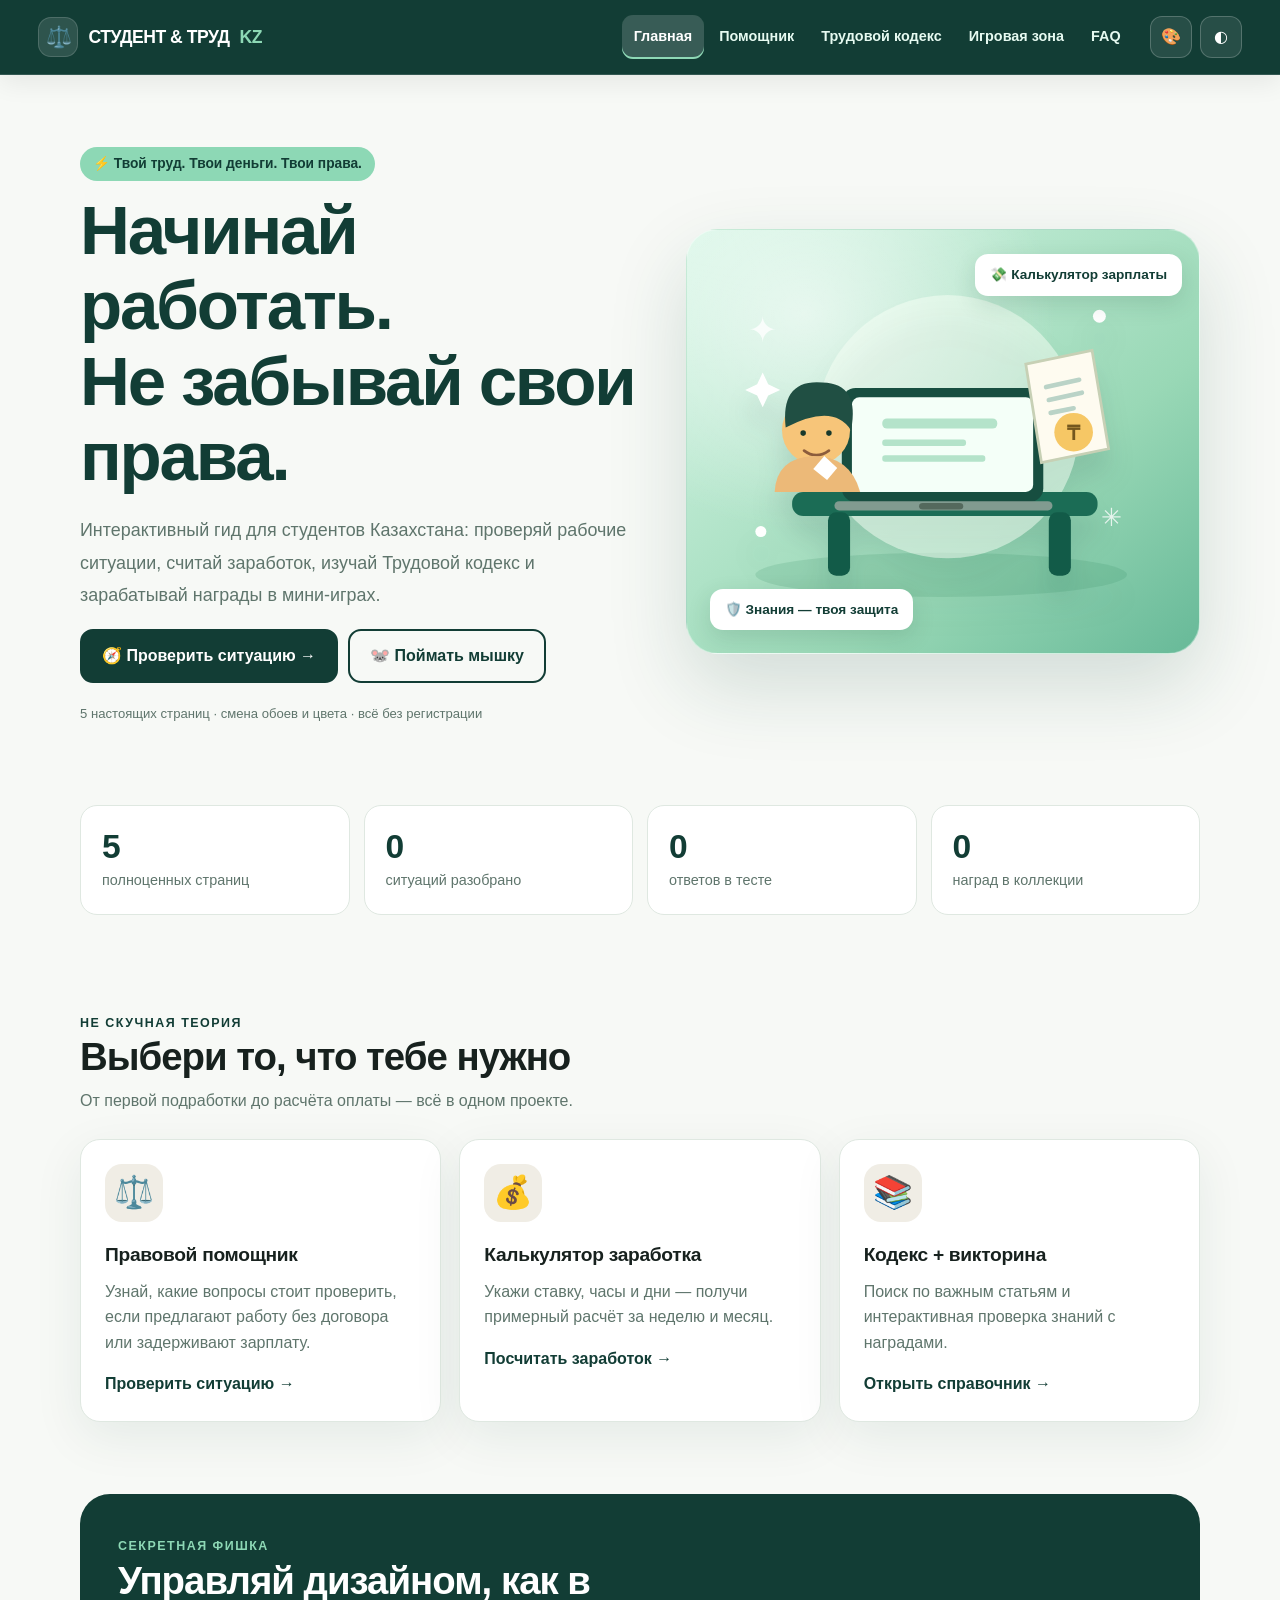
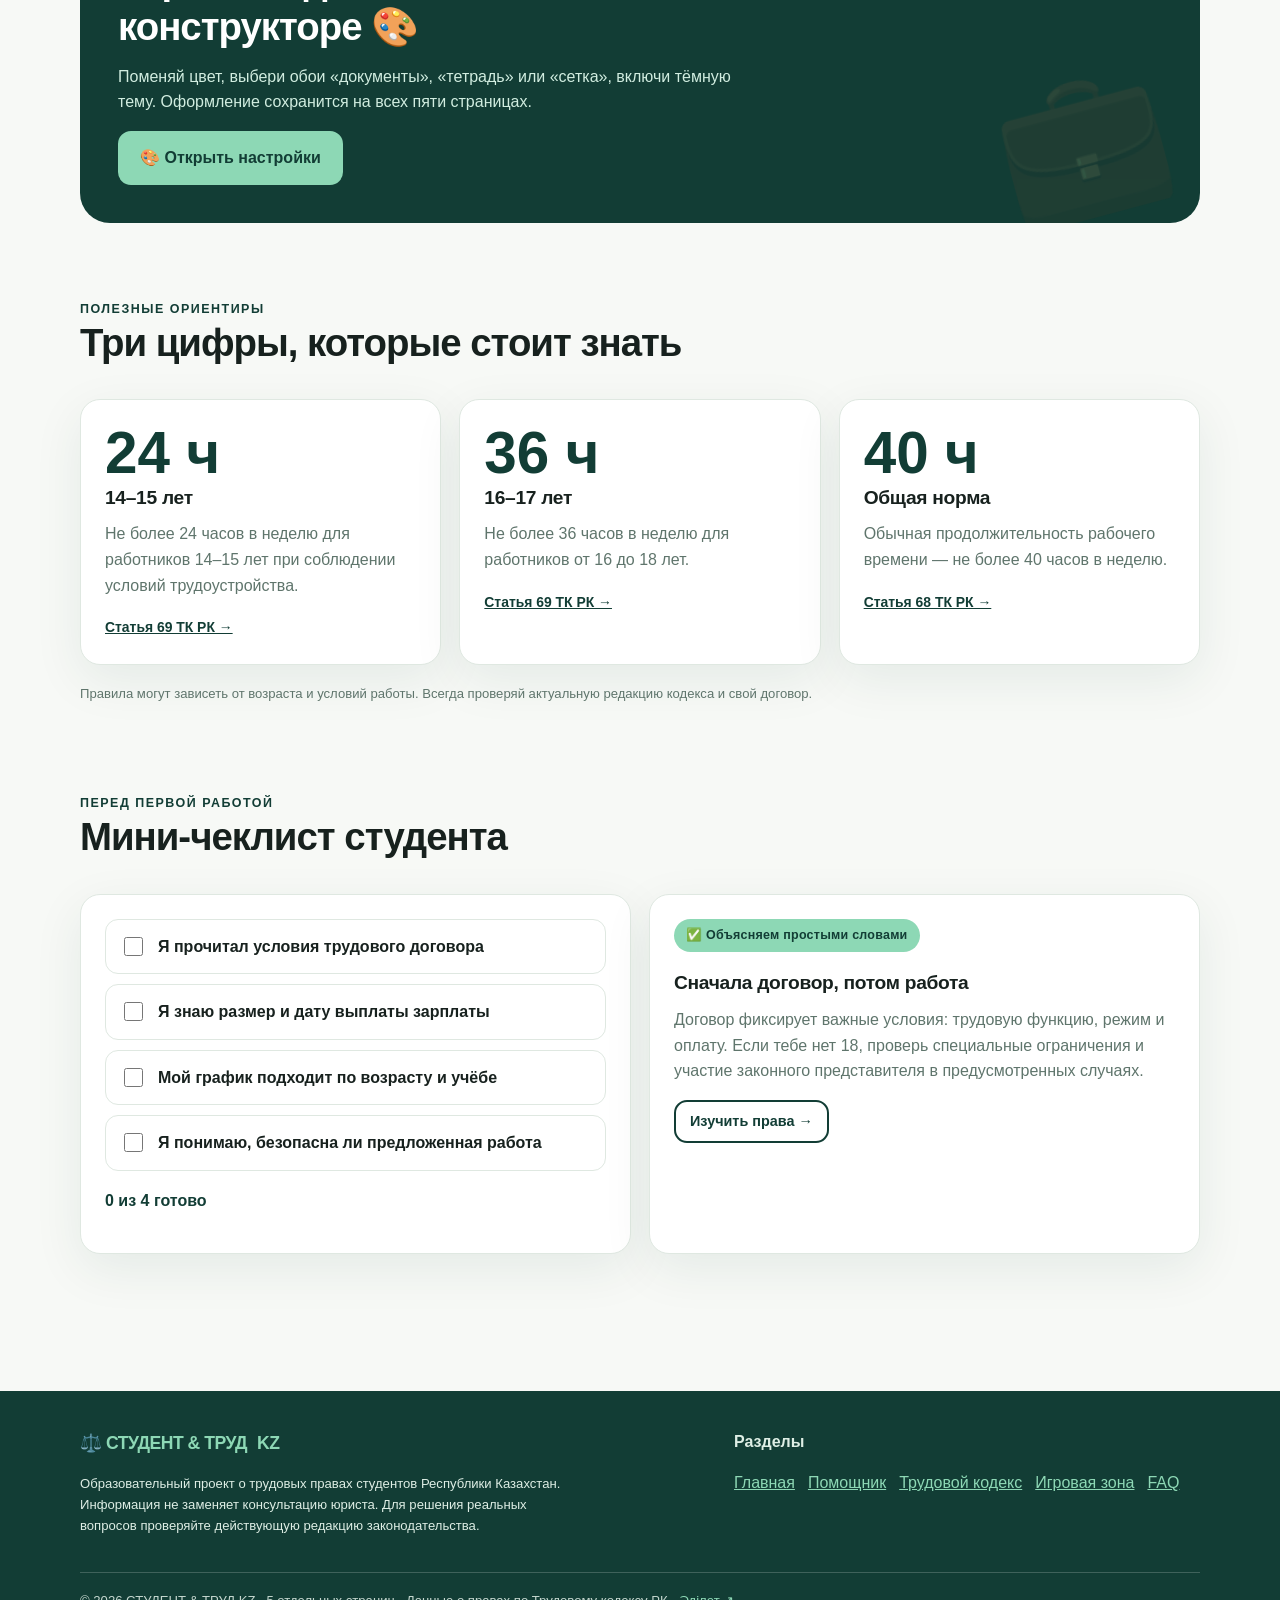
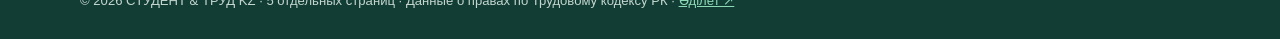
<file: index.html>
<!DOCTYPE html>
<html lang="ru"><head>
<meta charset="UTF-8"><meta name="viewport" content="width=device-width, initial-scale=1">
<meta name="theme-color" content="#123d35"><meta name="description" content="Интерактивный сайт для изучения трудовых прав студентов Республики Казахстан на основе Трудового кодекса РК">
<title>Главная — СТУДЕНТ & ТРУД KZ</title><link rel="stylesheet" href="style.css">
</head><body data-wallpaper="none"><a class="skip" href="#main">Перейти к содержанию</a>
<header class="top"><div class="top-inner">
<a class="logo" href="index.html"><span class="logo-icon" aria-hidden="true">⚖️</span> СТУДЕНТ & ТРУД <b>KZ</b></a>
<nav class="nav" id="site-nav" aria-label="Главное меню">
<a href="index.html" class="active" aria-current="page">Главная</a><a href="helper.html" >Помощник</a><a href="rules.html" >Трудовой кодекс</a><a href="play.html" >Игровая зона</a><a href="faq.html" >FAQ</a>
</nav>
<div class="header-actions"><button type="button" class="iconbtn" id="palette-toggle" title="Изменить цвета и обои" aria-label="Открыть палитру" aria-expanded="false">🎨</button><button type="button" class="iconbtn" id="theme-toggle" title="Светлая или тёмная тема" aria-label="Переключить тему">◐</button><button type="button" class="iconbtn menu-toggle" id="menu-toggle" aria-label="Открыть меню" aria-expanded="false" aria-controls="site-nav">☰</button></div>
</div></header>
<aside class="palette-panel" id="palette-panel" aria-label="Настройки внешнего вида" hidden>
<button type="button" class="panel-close" id="palette-close" aria-label="Закрыть">×</button><h2>🎨 Твоя палитра</h2><p class="muted tiny">Выбранный дизайн сохраняется при переходе на другие страницы.</p>
<b>Цвет сайта</b><div class="swatches" id="swatches">
<button class="swatch" style="--sw:#123d35" data-color="#123d35" aria-label="Изумрудный" title="Изумрудный" aria-pressed="true"></button>
<button class="swatch" style="--sw:#4052a4" data-color="#4052a4" aria-label="Индиго" title="Индиго" aria-pressed="false"></button>
<button class="swatch" style="--sw:#a85e79" data-color="#a85e79" aria-label="Ягодный" title="Ягодный" aria-pressed="false"></button>
<button class="swatch" style="--sw:#835d44" data-color="#835d44" aria-label="Кофейный" title="Кофейный" aria-pressed="false"></button>
<button class="swatch" style="--sw:#166f85" data-color="#166f85" aria-label="Бирюзовый" title="Бирюзовый" aria-pressed="false"></button>
<button class="swatch" style="--sw:#6751a2" data-color="#6751a2" aria-label="Лавандовый" title="Лавандовый" aria-pressed="false"></button>
</div><label class="color-line"><input type="color" id="custom-color" value="#123d35"><span>Или выбери свой цвет</span></label>
<b>Обои</b><div class="pattern-row" id="patterns"><button class="smallbtn" data-pattern="none" aria-pressed="true">Чистые</button><button class="smallbtn" data-pattern="documents" aria-pressed="false">📄 Документы</button><button class="smallbtn" data-pattern="dots" aria-pressed="false">Точки</button><button class="smallbtn" data-pattern="grid" aria-pressed="false">Сетка</button><button class="smallbtn" data-pattern="notebook" aria-pressed="false">📓 Тетрадь</button></div>
<label class="color-line"><input type="color" id="bg-color" value="#f7f9f6"><span>Цвет фона</span></label><button class="btn sm ghost" id="reset-style">Вернуть исходный дизайн</button>
</aside>
<main id="main">
<section class="container hero"><div><span class="page-kicker">⚡ Твой труд. Твои деньги. Твои права.</span><h1>Начинай работать.<br>Не забывай <em style="font-style:normal;color:var(--p)">свои права.</em></h1><p class="lead">Интерактивный гид для студентов Казахстана: проверяй рабочие ситуации, считай заработок, изучай Трудовой кодекс и зарабатывай награды в мини-играх.</p><div class="actions"><a class="btn" href="helper.html">🧭 Проверить ситуацию →</a><a class="btn ghost" href="play.html">🐭 Поймать мышку</a></div><p class="tiny muted" style="margin-top:20px">5 настоящих страниц · смена обоев и цвета · всё без регистрации</p></div>
<div class="hero-art labor-art"><svg viewBox="0 0 500 390" xmlns="http://www.w3.org/2000/svg" role="img" aria-label="Рисунок студента с ноутбуком, документами и монетами"><ellipse cx="248" cy="340" rx="202" ry="24" fill="#2f8861" opacity=".17"/><circle cx="255" cy="179" r="143" fill="#f7fff6" opacity=".5"/><rect x="86" y="250" width="332" height="26" rx="12" fill="#1b6c55"/><rect x="125" y="272" width="24" height="69" rx="9" fill="#125b48"/><rect x="365" y="272" width="24" height="69" rx="9" fill="#125b48"/><rect x="140" y="137" width="219" height="124" rx="15" fill="#174e40"/><rect x="151" y="147" width="197" height="103" rx="8" fill="#f4fff8"/><rect x="132" y="260" width="237" height="10" rx="5" fill="#819b90"/><rect x="224" y="262" width="48" height="7" rx="4" fill="#54695d"/><rect x="184" y="170" width="125" height="11" rx="5" fill="#b4e3ca"/><rect x="184" y="193" width="91" height="7" rx="3" fill="#b4e3ca"/><rect x="184" y="210" width="112" height="7" rx="3" fill="#b4e3ca"/><path d="M340 111l72 -15 18 107 -73 15z" fill="#fefbf0" stroke="#c7d0b5" stroke-width="3"/><path d="M362 136l36 -8M365 150l36 -8M367 164l25 -5" stroke="#bad3c7" stroke-width="5" stroke-linecap="round"/><circle cx="392" cy="185" r="21" fill="#f6c765"/><text x="392" y="193" text-anchor="middle" font-size="22" font-weight="900" fill="#74571e">₸</text><circle cx="112" cy="183" r="37" fill="#f7c579"/><path d="M79 180q-6 -53 40 -49q41 1 31 52q-19 -30 -71 -3" fill="#204f43"/><circle cx="98" cy="186" r="3" fill="#18392b"/><circle cx="126" cy="186" r="3" fill="#18392b"/><path d="M99 205q13 10 27 0" fill="none" stroke="#8c5c3c" stroke-width="3" stroke-linecap="round"/><path d="M67 250q2 -37 42 -39q40 0 51 39" fill="#ecb978"/><path d="M121 211l-12 14 15 12 11 -13" fill="#fff"/><g fill="#fff"><path d="M54 120l6 13 13 6 -13 6 -6 13 -6 -13 -13 -6 13 -6z"/><circle cx="420" cy="59" r="7"/><circle cx="52" cy="293" r="6"/></g></svg><div class="floating-note">🛡️ Знания — твоя защита</div><div class="floating-note right">💸 Калькулятор зарплаты</div></div></section>
<section class="container" style="padding-bottom:22px"><div class="stats"><div class="stat"><strong>5</strong><span>полноценных страниц</span></div><div class="stat"><strong id="home-helper">0</strong><span>ситуаций разобрано</span></div><div class="stat"><strong id="home-quiz">0</strong><span>ответов в тесте</span></div><div class="stat"><strong id="home-badges">0</strong><span>наград в коллекции</span></div></div></section>
<section class="section"><div class="container"><div class="section-head"><div><span class="eyebrow">Не скучная теория</span><h2>Выбери то, что тебе нужно</h2><p>От первой подработки до расчёта оплаты — всё в одном проекте.</p></div></div><div class="grid3"><article class="card"><div class="card-icon">⚖️</div><h3>Правовой помощник</h3><p>Узнай, какие вопросы стоит проверить, если предлагают работу без договора или задерживают зарплату.</p><a class="arrow-link" href="helper.html">Проверить ситуацию →</a></article><article class="card"><div class="card-icon">💰</div><h3>Калькулятор заработка</h3><p>Укажи ставку, часы и дни — получи примерный расчёт за неделю и месяц.</p><a class="arrow-link" href="helper.html#calculator">Посчитать заработок →</a></article><article class="card"><div class="card-icon">📚</div><h3>Кодекс + викторина</h3><p>Поиск по важным статьям и интерактивная проверка знаний с наградами.</p><a class="arrow-link" href="rules.html">Открыть справочник →</a></article></div></div></section>
<section class="section" style="padding-top:0"><div class="container"><div class="banner"><span class="eyebrow light">Секретная фишка</span><h2>Управляй дизайном, как в конструкторе 🎨</h2><p>Поменяй цвет, выбери обои «документы», «тетрадь» или «сетка», включи тёмную тему. Оформление сохранится на всех пяти страницах.</p><button class="btn mint" id="home-palette">🎨 Открыть настройки</button></div></div></section>
<section class="section" style="padding-top:0"><div class="container"><div class="section-head"><div><span class="eyebrow">Полезные ориентиры</span><h2>Три цифры, которые стоит знать</h2></div></div><div class="grid3"><article class="card"><div class="big-number">24 ч</div><h3>14–15 лет</h3><p>Не более 24 часов в неделю для работников 14–15 лет при соблюдении условий трудоустройства.</p><a href="rules.html#limits" class="source-inline">Статья 69 ТК РК →</a></article><article class="card"><div class="big-number">36 ч</div><h3>16–17 лет</h3><p>Не более 36 часов в неделю для работников от 16 до 18 лет.</p><a href="rules.html#limits" class="source-inline">Статья 69 ТК РК →</a></article><article class="card"><div class="big-number">40 ч</div><h3>Общая норма</h3><p>Обычная продолжительность рабочего времени — не более 40 часов в неделю.</p><a href="rules.html#limits" class="source-inline">Статья 68 ТК РК →</a></article></div><p class="tiny muted" style="margin-top:18px">Правила могут зависеть от возраста и условий работы. Всегда проверяй актуальную редакцию кодекса и свой договор.</p></div></section>
<section class="section" style="padding-top:0"><div class="container"><div class="section-head"><div><span class="eyebrow">Перед первой работой</span><h2>Мини-чеклист студента</h2></div></div><div class="grid2"><div class="surface"><div class="task-list" id="home-checklist"><label class="task-line"><input type="checkbox" data-check="contract"><span>Я прочитал условия трудового договора</span></label><label class="task-line"><input type="checkbox" data-check="payment"><span>Я знаю размер и дату выплаты зарплаты</span></label><label class="task-line"><input type="checkbox" data-check="hours"><span>Мой график подходит по возрасту и учёбе</span></label><label class="task-line"><input type="checkbox" data-check="safety"><span>Я понимаю, безопасна ли предложенная работа</span></label></div><p class="task-counter" id="checklist-progress" aria-live="polite" style="margin-top:17px">0 из 4 готово</p></div><div class="surface"><span class="labor-tag">✅ Объясняем простыми словами</span><h3 style="margin-top:16px">Сначала договор, потом работа</h3><p class="muted">Договор фиксирует важные условия: трудовую функцию, режим и оплату. Если тебе нет 18, проверь специальные ограничения и участие законного представителя в предусмотренных случаях.</p><a class="btn ghost sm" href="rules.html">Изучить права →</a></div></div></div></section>
</main>
<footer class="footer"><div class="container"><div class="footer-grid"><div><a href="index.html" class="logo">⚖️ СТУДЕНТ & ТРУД <b>KZ</b></a><p class="tiny" style="max-width:490px;margin-top:15px">Образовательный проект о трудовых правах студентов Республики Казахстан. Информация не заменяет консультацию юриста. Для решения реальных вопросов проверяйте действующую редакцию законодательства.</p></div><div><b>Разделы</b><nav aria-label="Меню в подвале" style="margin-top:15px"><a href="index.html">Главная</a><a href="helper.html">Помощник</a><a href="rules.html">Трудовой кодекс</a><a href="play.html">Игровая зона</a><a href="faq.html">FAQ</a></nav></div></div><div class="footer-bottom">© 2026 СТУДЕНТ & ТРУД KZ · 5 отдельных страниц · Данные о правах по Трудовому кодексу РК · <a href="https://adilet.zan.kz/rus/docs/K1500000414" target="_blank" rel="noopener noreferrer">Әділет ↗</a></div></div></footer>
<div class="toast" role="status" aria-live="polite" id="toast"></div><script src="script.js" defer></script></body></html>
</file>
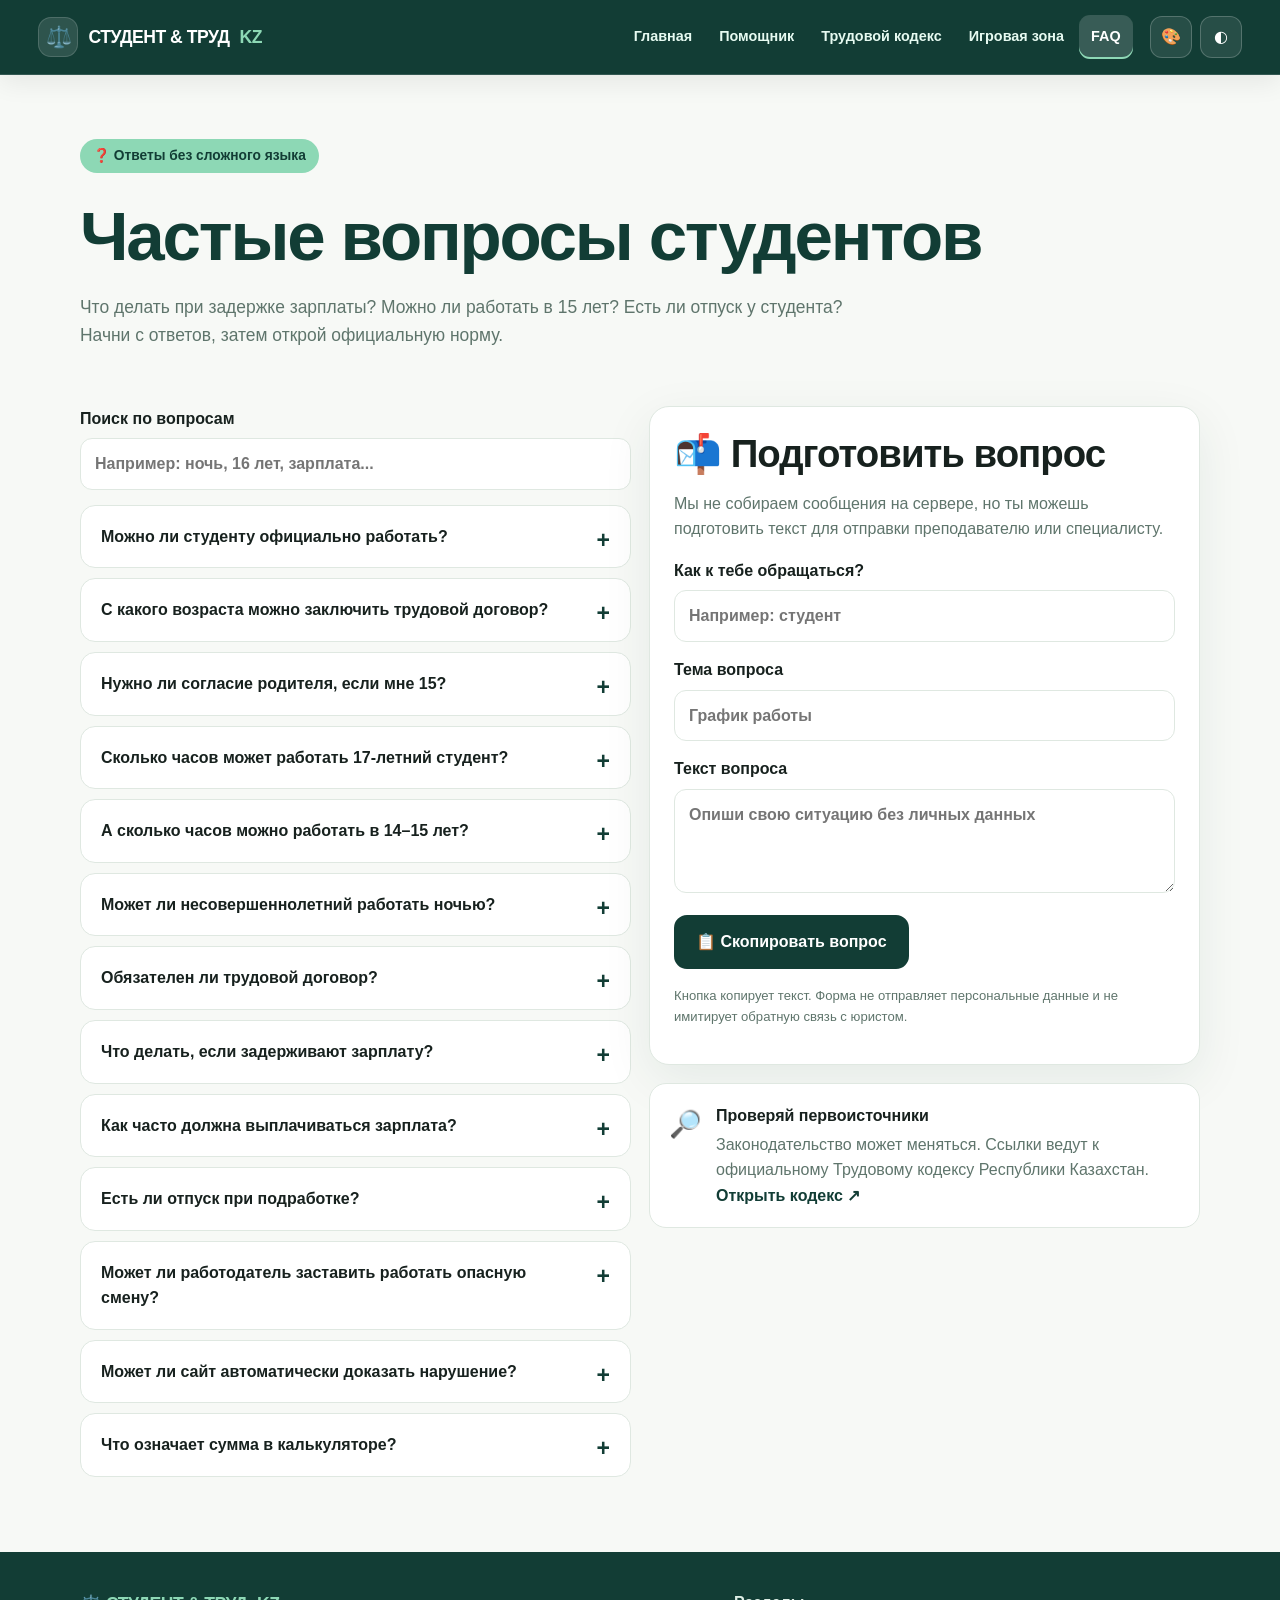
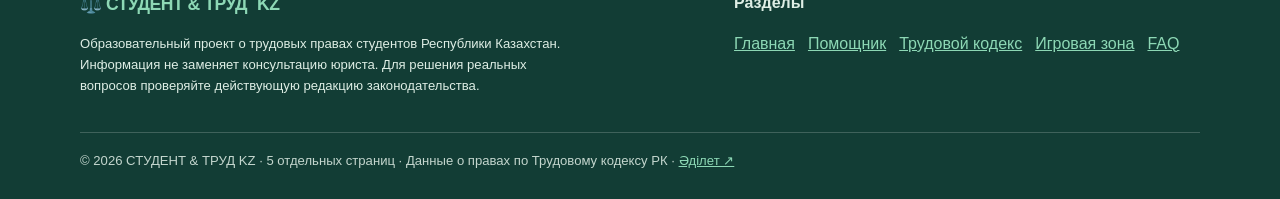
<file: faq.html>
<!DOCTYPE html>
<html lang="ru"><head>
<meta charset="UTF-8"><meta name="viewport" content="width=device-width, initial-scale=1">
<meta name="theme-color" content="#123d35"><meta name="description" content="Интерактивный сайт для изучения трудовых прав студентов Республики Казахстан на основе Трудового кодекса РК">
<title>FAQ и вопросы — СТУДЕНТ & ТРУД KZ</title><link rel="stylesheet" href="style.css">
</head><body data-wallpaper="none"><a class="skip" href="#main">Перейти к содержанию</a>
<header class="top"><div class="top-inner">
<a class="logo" href="index.html"><span class="logo-icon" aria-hidden="true">⚖️</span> СТУДЕНТ & ТРУД <b>KZ</b></a>
<nav class="nav" id="site-nav" aria-label="Главное меню">
<a href="index.html" >Главная</a><a href="helper.html" >Помощник</a><a href="rules.html" >Трудовой кодекс</a><a href="play.html" >Игровая зона</a><a href="faq.html" class="active" aria-current="page">FAQ</a>
</nav>
<div class="header-actions"><button type="button" class="iconbtn" id="palette-toggle" title="Изменить цвета и обои" aria-label="Открыть палитру" aria-expanded="false">🎨</button><button type="button" class="iconbtn" id="theme-toggle" title="Светлая или тёмная тема" aria-label="Переключить тему">◐</button><button type="button" class="iconbtn menu-toggle" id="menu-toggle" aria-label="Открыть меню" aria-expanded="false" aria-controls="site-nav">☰</button></div>
</div></header>
<aside class="palette-panel" id="palette-panel" aria-label="Настройки внешнего вида" hidden>
<button type="button" class="panel-close" id="palette-close" aria-label="Закрыть">×</button><h2>🎨 Твоя палитра</h2><p class="muted tiny">Выбранный дизайн сохраняется при переходе на другие страницы.</p>
<b>Цвет сайта</b><div class="swatches" id="swatches">
<button class="swatch" style="--sw:#123d35" data-color="#123d35" aria-label="Изумрудный" title="Изумрудный" aria-pressed="true"></button>
<button class="swatch" style="--sw:#4052a4" data-color="#4052a4" aria-label="Индиго" title="Индиго" aria-pressed="false"></button>
<button class="swatch" style="--sw:#a85e79" data-color="#a85e79" aria-label="Ягодный" title="Ягодный" aria-pressed="false"></button>
<button class="swatch" style="--sw:#835d44" data-color="#835d44" aria-label="Кофейный" title="Кофейный" aria-pressed="false"></button>
<button class="swatch" style="--sw:#166f85" data-color="#166f85" aria-label="Бирюзовый" title="Бирюзовый" aria-pressed="false"></button>
<button class="swatch" style="--sw:#6751a2" data-color="#6751a2" aria-label="Лавандовый" title="Лавандовый" aria-pressed="false"></button>
</div><label class="color-line"><input type="color" id="custom-color" value="#123d35"><span>Или выбери свой цвет</span></label>
<b>Обои</b><div class="pattern-row" id="patterns"><button class="smallbtn" data-pattern="none" aria-pressed="true">Чистые</button><button class="smallbtn" data-pattern="documents" aria-pressed="false">📄 Документы</button><button class="smallbtn" data-pattern="dots" aria-pressed="false">Точки</button><button class="smallbtn" data-pattern="grid" aria-pressed="false">Сетка</button><button class="smallbtn" data-pattern="notebook" aria-pressed="false">📓 Тетрадь</button></div>
<label class="color-line"><input type="color" id="bg-color" value="#f7f9f6"><span>Цвет фона</span></label><button class="btn sm ghost" id="reset-style">Вернуть исходный дизайн</button>
</aside>
<main id="main"><section class="container page-top"><span class="page-kicker">❓ Ответы без сложного языка</span><h1>Частые вопросы студентов</h1><p class="page-lead">Что делать при задержке зарплаты? Можно ли работать в 15 лет? Есть ли отпуск у студента? Начни с ответов, затем открой официальную норму.</p></section>
<section class="container"><div class="grid2"><div><label class="form-field"><span>Поиск по вопросам</span><input class="input" id="faq-search" type="search" placeholder="Например: ночь, 16 лет, зарплата..."></label><div class="faq-list" id="faq-list"><details data-faq-search="можно ли студенту официально работать? да. статус студента сам по себе не запрещает трудоустройство. условия зависят от возраста и характера работы; трудовые отношения нужно оформлять надлежащим образом."><summary>Можно ли студенту официально работать?</summary><p>Да. Статус студента сам по себе не запрещает трудоустройство. Условия зависят от возраста и характера работы; трудовые отношения нужно оформлять надлежащим образом. <a href="https://adilet.zan.kz/rus/docs/K1500000414" target="_blank" rel="noopener noreferrer">ТК РК ↗</a></p></details><details data-faq-search="с какого возраста можно заключить трудовой договор? общее правило — с 16 лет. с 14–15 лет договор допускается при специальных условиях. для некоторых творческих работ существуют исключения. см. статью 31 тк рк."><summary>С какого возраста можно заключить трудовой договор?</summary><p>Общее правило — с 16 лет. С 14–15 лет договор допускается при специальных условиях. Для некоторых творческих работ существуют исключения. См. статью 31 ТК РК. <a href="https://adilet.zan.kz/rus/docs/K1500000414" target="_blank" rel="noopener noreferrer">ТК РК ↗</a></p></details><details data-faq-search="нужно ли согласие родителя, если мне 15? в случаях, предусмотренных пунктом 2 статьи 31 тк рк, трудовой договор вместе с несовершеннолетним подписывает один из его законных представителей."><summary>Нужно ли согласие родителя, если мне 15?</summary><p>В случаях, предусмотренных пунктом 2 статьи 31 ТК РК, трудовой договор вместе с несовершеннолетним подписывает один из его законных представителей. <a href="https://adilet.zan.kz/rus/docs/K1500000414" target="_blank" rel="noopener noreferrer">ТК РК ↗</a></p></details><details data-faq-search="сколько часов может работать 17-летний студент? для работника от 16 до 18 лет установлено не более 36 часов в неделю. см. статью 69 тк рк."><summary>Сколько часов может работать 17-летний студент?</summary><p>Для работника от 16 до 18 лет установлено не более 36 часов в неделю. См. статью 69 ТК РК. <a href="https://adilet.zan.kz/rus/docs/K1500000414" target="_blank" rel="noopener noreferrer">ТК РК ↗</a></p></details><details data-faq-search="а сколько часов можно работать в 14–15 лет? для работников от 14 до 16 лет — не более 24 часов в неделю при соблюдении остальных условий трудоустройства. см. статью 69."><summary>А сколько часов можно работать в 14–15 лет?</summary><p>Для работников от 14 до 16 лет — не более 24 часов в неделю при соблюдении остальных условий трудоустройства. См. статью 69. <a href="https://adilet.zan.kz/rus/docs/K1500000414" target="_blank" rel="noopener noreferrer">ТК РК ↗</a></p></details><details data-faq-search="может ли несовершеннолетний работать ночью? нет. работа с 22:00 до 06:00 считается ночной, а к ночной работе лица до 18 лет не допускаются. статья 76."><summary>Может ли несовершеннолетний работать ночью?</summary><p>Нет. Работа с 22:00 до 06:00 считается ночной, а к ночной работе лица до 18 лет не допускаются. Статья 76. <a href="https://adilet.zan.kz/rus/docs/K1500000414" target="_blank" rel="noopener noreferrer">ТК РК ↗</a></p></details><details data-faq-search="обязателен ли трудовой договор? при оформлении трудовых отношений трудовой договор фиксирует трудовую функцию, оплату, режим и другие существенные условия. проверь статьи 28 и 33 тк рк."><summary>Обязателен ли трудовой договор?</summary><p>При оформлении трудовых отношений трудовой договор фиксирует трудовую функцию, оплату, режим и другие существенные условия. Проверь статьи 28 и 33 ТК РК. <a href="https://adilet.zan.kz/rus/docs/K1500000414" target="_blank" rel="noopener noreferrer">ТК РК ↗</a></p></details><details data-faq-search="что делать, если задерживают зарплату? сверь договор и сведения о начислениях, сохрани подтверждения, письменно уточни срок выплаты у работодателя. при необходимости обратись за правовой консультацией и в компетентный орган. статья 113 тк рк."><summary>Что делать, если задерживают зарплату?</summary><p>Сверь договор и сведения о начислениях, сохрани подтверждения, письменно уточни срок выплаты у работодателя. При необходимости обратись за правовой консультацией и в компетентный орган. Статья 113 ТК РК. <a href="https://adilet.zan.kz/rus/docs/K1500000414" target="_blank" rel="noopener noreferrer">ТК РК ↗</a></p></details><details data-faq-search="как часто должна выплачиваться зарплата? не реже одного раза в месяц, не позднее первой декады следующего месяца; конкретная дата прописывается в трудовом договоре. статья 113."><summary>Как часто должна выплачиваться зарплата?</summary><p>Не реже одного раза в месяц, не позднее первой декады следующего месяца; конкретная дата прописывается в трудовом договоре. Статья 113. <a href="https://adilet.zan.kz/rus/docs/K1500000414" target="_blank" rel="noopener noreferrer">ТК РК ↗</a></p></details><details data-faq-search="есть ли отпуск при подработке? по общему правилу основной ежегодный оплачиваемый отпуск — не менее 24 календарных дней. при неполном рабочем времени это право сохраняется. см. статьи 70 и 88."><summary>Есть ли отпуск при подработке?</summary><p>По общему правилу основной ежегодный оплачиваемый отпуск — не менее 24 календарных дней. При неполном рабочем времени это право сохраняется. См. статьи 70 и 88. <a href="https://adilet.zan.kz/rus/docs/K1500000414" target="_blank" rel="noopener noreferrer">ТК РК ↗</a></p></details><details data-faq-search="может ли работодатель заставить работать опасную смену? безопасность труда — важная гарантия. для несовершеннолетних действуют дополнительные ограничения по видам и условиям работы. уточняй конкретные требования по тк рк и официальным правилам."><summary>Может ли работодатель заставить работать опасную смену?</summary><p>Безопасность труда — важная гарантия. Для несовершеннолетних действуют дополнительные ограничения по видам и условиям работы. Уточняй конкретные требования по ТК РК и официальным правилам. <a href="https://adilet.zan.kz/rus/docs/K1500000414" target="_blank" rel="noopener noreferrer">ТК РК ↗</a></p></details><details data-faq-search="может ли сайт автоматически доказать нарушение? нет. наш помощник обучает и подсказывает, на какие факты и нормы обратить внимание. для правового вывода нужно изучить документы, обстоятельства и актуальную редакцию законодательства."><summary>Может ли сайт автоматически доказать нарушение?</summary><p>Нет. Наш помощник обучает и подсказывает, на какие факты и нормы обратить внимание. Для правового вывода нужно изучить документы, обстоятельства и актуальную редакцию законодательства. <a href="https://adilet.zan.kz/rus/docs/K1500000414" target="_blank" rel="noopener noreferrer">ТК РК ↗</a></p></details><details data-faq-search="что означает сумма в калькуляторе? это примерная арифметика: ваша ставка умножается на отработанные часы и недели. это не расчёт суммы «на руки» — налоги, обязательные платежи, премии и особенности графика не учитываются."><summary>Что означает сумма в калькуляторе?</summary><p>Это примерная арифметика: ваша ставка умножается на отработанные часы и недели. Это не расчёт суммы «на руки» — налоги, обязательные платежи, премии и особенности графика не учитываются. <a href="https://adilet.zan.kz/rus/docs/K1500000414" target="_blank" rel="noopener noreferrer">ТК РК ↗</a></p></details></div><div id="faq-empty" class="notice" hidden>Ничего не найдено. Попробуй другой запрос.</div></div><div><div class="surface"><h2>📬 Подготовить вопрос</h2><p class="muted">Мы не собираем сообщения на сервере, но ты можешь подготовить текст для отправки преподавателю или специалисту.</p><form id="feedback-form"><label class="form-field"><span>Как к тебе обращаться?</span><input class="input" id="fb-name" maxlength="60" required placeholder="Например: студент"></label><label class="form-field"><span>Тема вопроса</span><input class="input" id="fb-subject" maxlength="120" required placeholder="График работы"></label><label class="form-field"><span>Текст вопроса</span><textarea id="fb-msg" maxlength="1000" required placeholder="Опиши свою ситуацию без личных данных"></textarea></label><button type="submit" class="btn">📋 Скопировать вопрос</button></form><p class="tiny muted" style="margin-top:16px">Кнопка копирует текст. Форма не отправляет персональные данные и не имитирует обратную связь с юристом.</p></div><div class="info-strip"><span class="em">🔎</span><div><b>Проверяй первоисточники</b><p>Законодательство может меняться. Ссылки ведут к официальному Трудовому кодексу Республики Казахстан.</p><a href="https://adilet.zan.kz/rus/docs/K1500000414" target="_blank" rel="noopener noreferrer" class="arrow-link">Открыть кодекс ↗</a></div></div></div></div></section></main>
<footer class="footer"><div class="container"><div class="footer-grid"><div><a href="index.html" class="logo">⚖️ СТУДЕНТ & ТРУД <b>KZ</b></a><p class="tiny" style="max-width:490px;margin-top:15px">Образовательный проект о трудовых правах студентов Республики Казахстан. Информация не заменяет консультацию юриста. Для решения реальных вопросов проверяйте действующую редакцию законодательства.</p></div><div><b>Разделы</b><nav aria-label="Меню в подвале" style="margin-top:15px"><a href="index.html">Главная</a><a href="helper.html">Помощник</a><a href="rules.html">Трудовой кодекс</a><a href="play.html">Игровая зона</a><a href="faq.html">FAQ</a></nav></div></div><div class="footer-bottom">© 2026 СТУДЕНТ & ТРУД KZ · 5 отдельных страниц · Данные о правах по Трудовому кодексу РК · <a href="https://adilet.zan.kz/rus/docs/K1500000414" target="_blank" rel="noopener noreferrer">Әділет ↗</a></div></div></footer>
<div class="toast" role="status" aria-live="polite" id="toast"></div><script src="script.js" defer></script></body></html>
</file>
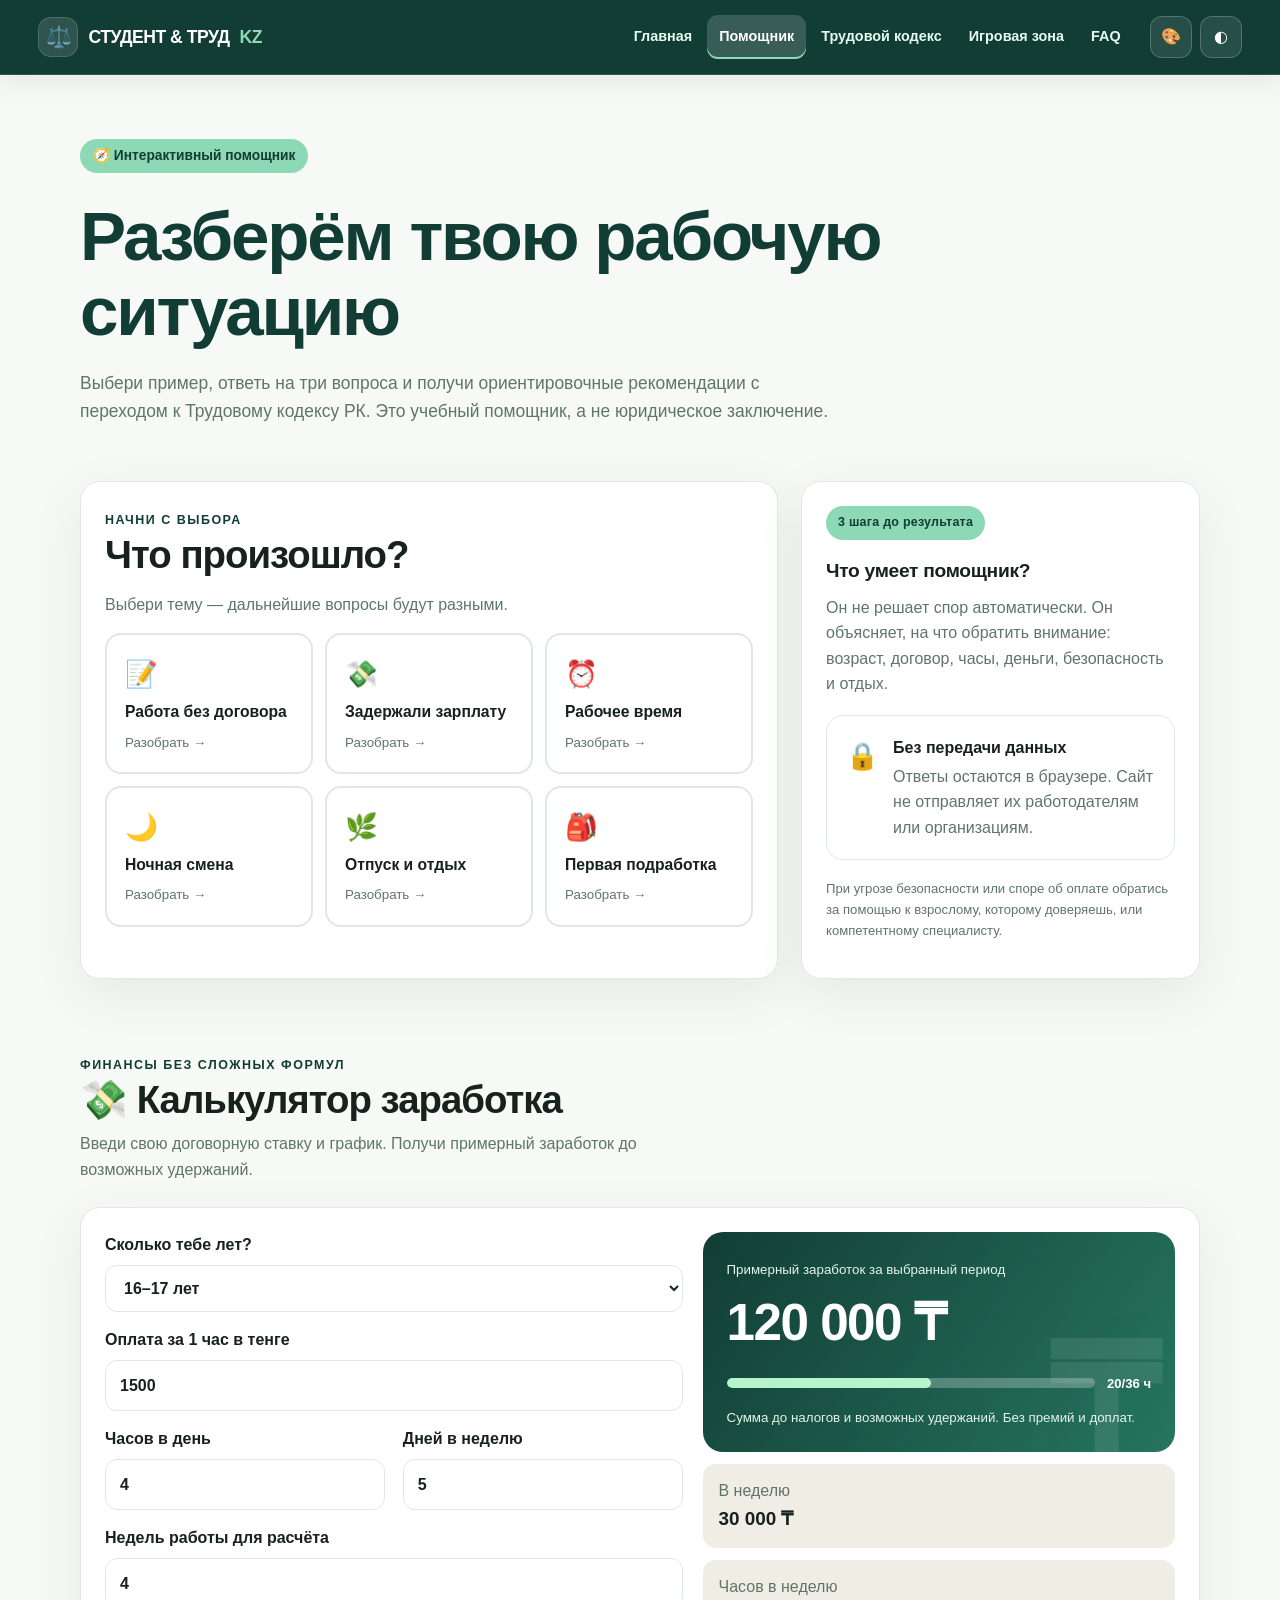
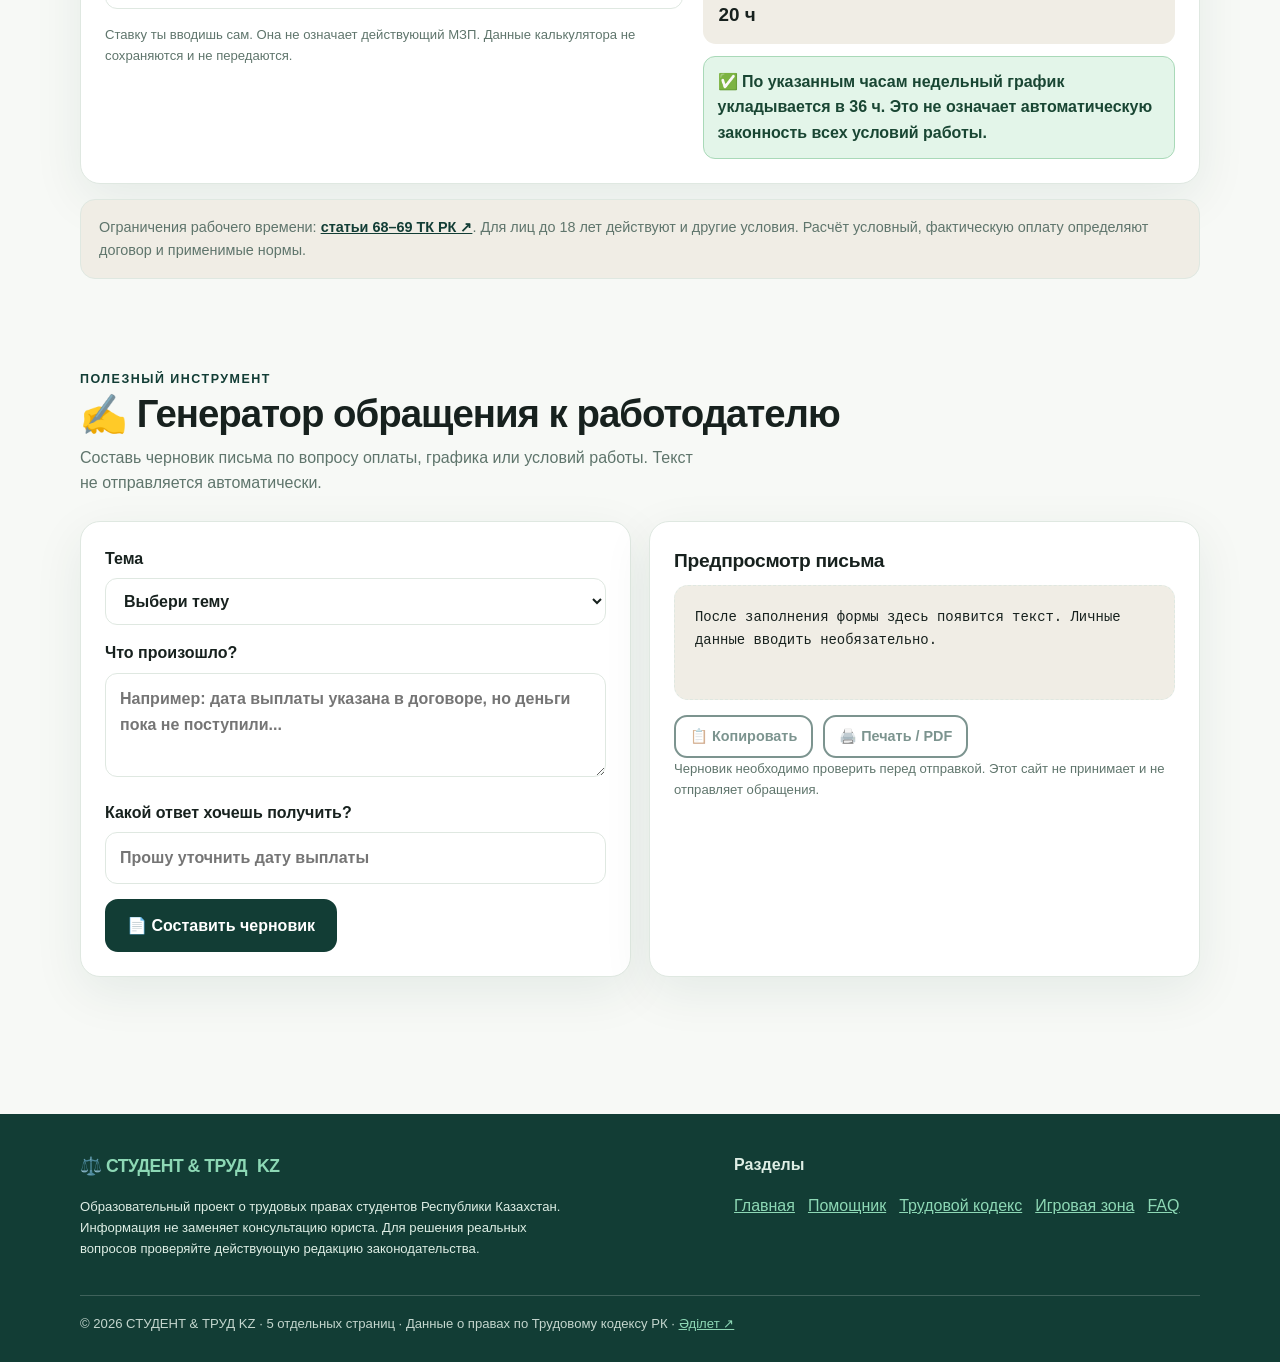
<file: helper.html>
<!DOCTYPE html>
<html lang="ru"><head>
<meta charset="UTF-8"><meta name="viewport" content="width=device-width, initial-scale=1">
<meta name="theme-color" content="#123d35"><meta name="description" content="Интерактивный сайт для изучения трудовых прав студентов Республики Казахстан на основе Трудового кодекса РК">
<title>Правовой помощник — СТУДЕНТ & ТРУД KZ</title><link rel="stylesheet" href="style.css">
</head><body data-wallpaper="none"><a class="skip" href="#main">Перейти к содержанию</a>
<header class="top"><div class="top-inner">
<a class="logo" href="index.html"><span class="logo-icon" aria-hidden="true">⚖️</span> СТУДЕНТ & ТРУД <b>KZ</b></a>
<nav class="nav" id="site-nav" aria-label="Главное меню">
<a href="index.html" >Главная</a><a href="helper.html" class="active" aria-current="page">Помощник</a><a href="rules.html" >Трудовой кодекс</a><a href="play.html" >Игровая зона</a><a href="faq.html" >FAQ</a>
</nav>
<div class="header-actions"><button type="button" class="iconbtn" id="palette-toggle" title="Изменить цвета и обои" aria-label="Открыть палитру" aria-expanded="false">🎨</button><button type="button" class="iconbtn" id="theme-toggle" title="Светлая или тёмная тема" aria-label="Переключить тему">◐</button><button type="button" class="iconbtn menu-toggle" id="menu-toggle" aria-label="Открыть меню" aria-expanded="false" aria-controls="site-nav">☰</button></div>
</div></header>
<aside class="palette-panel" id="palette-panel" aria-label="Настройки внешнего вида" hidden>
<button type="button" class="panel-close" id="palette-close" aria-label="Закрыть">×</button><h2>🎨 Твоя палитра</h2><p class="muted tiny">Выбранный дизайн сохраняется при переходе на другие страницы.</p>
<b>Цвет сайта</b><div class="swatches" id="swatches">
<button class="swatch" style="--sw:#123d35" data-color="#123d35" aria-label="Изумрудный" title="Изумрудный" aria-pressed="true"></button>
<button class="swatch" style="--sw:#4052a4" data-color="#4052a4" aria-label="Индиго" title="Индиго" aria-pressed="false"></button>
<button class="swatch" style="--sw:#a85e79" data-color="#a85e79" aria-label="Ягодный" title="Ягодный" aria-pressed="false"></button>
<button class="swatch" style="--sw:#835d44" data-color="#835d44" aria-label="Кофейный" title="Кофейный" aria-pressed="false"></button>
<button class="swatch" style="--sw:#166f85" data-color="#166f85" aria-label="Бирюзовый" title="Бирюзовый" aria-pressed="false"></button>
<button class="swatch" style="--sw:#6751a2" data-color="#6751a2" aria-label="Лавандовый" title="Лавандовый" aria-pressed="false"></button>
</div><label class="color-line"><input type="color" id="custom-color" value="#123d35"><span>Или выбери свой цвет</span></label>
<b>Обои</b><div class="pattern-row" id="patterns"><button class="smallbtn" data-pattern="none" aria-pressed="true">Чистые</button><button class="smallbtn" data-pattern="documents" aria-pressed="false">📄 Документы</button><button class="smallbtn" data-pattern="dots" aria-pressed="false">Точки</button><button class="smallbtn" data-pattern="grid" aria-pressed="false">Сетка</button><button class="smallbtn" data-pattern="notebook" aria-pressed="false">📓 Тетрадь</button></div>
<label class="color-line"><input type="color" id="bg-color" value="#f7f9f6"><span>Цвет фона</span></label><button class="btn sm ghost" id="reset-style">Вернуть исходный дизайн</button>
</aside>
<main id="main"><section class="container page-top"><span class="page-kicker">🧭 Интерактивный помощник</span><h1>Разберём твою рабочую ситуацию</h1><p class="page-lead">Выбери пример, ответь на три вопроса и получи ориентировочные рекомендации с переходом к Трудовому кодексу РК. Это учебный помощник, а не юридическое заключение.</p></section>
<section class="container"><div class="side-by-side"><div class="surface helper-stage" id="helper-app" aria-live="polite"></div><aside class="surface"><span class="labor-tag">3 шага до результата</span><h3 style="margin-top:16px">Что умеет помощник?</h3><p class="muted">Он не решает спор автоматически. Он объясняет, на что обратить внимание: возраст, договор, часы, деньги, безопасность и отдых.</p><div class="info-strip"><span class="em">🔒</span><div><b>Без передачи данных</b><p>Ответы остаются в браузере. Сайт не отправляет их работодателям или организациям.</p></div></div><p class="tiny muted">При угрозе безопасности или споре об оплате обратись за помощью к взрослому, которому доверяешь, или компетентному специалисту.</p></aside></div></section>
<section class="section" id="calculator"><div class="container"><div class="section-head"><div><span class="eyebrow">Финансы без сложных формул</span><h2>💸 Калькулятор заработка</h2><p>Введи свою договорную ставку и график. Получи примерный заработок до возможных удержаний.</p></div></div><div class="surface calc-panel"><form id="salary-form" novalidate><label class="form-field"><span>Сколько тебе лет?</span><select id="salary-age" required><option value="14">14–15 лет</option><option value="16" selected>16–17 лет</option><option value="18">18 лет и старше</option></select></label><label class="form-field"><span>Оплата за 1 час в тенге</span><input class="input" id="salary-rate" type="number" inputmode="decimal" min="0" max="10000000" step="50" value="1500" required></label><div class="grid2"><label class="form-field"><span>Часов в день</span><input class="input" id="salary-hours" type="number" inputmode="decimal" min="0" max="24" step="0.5" value="4" required></label><label class="form-field"><span>Дней в неделю</span><input class="input" id="salary-days" type="number" inputmode="numeric" min="0" max="7" step="1" value="5" required></label></div><label class="form-field"><span>Недель работы для расчёта</span><input class="input" id="salary-weeks" type="number" inputmode="decimal" min="0" max="5" step="0.25" value="4" required></label><p class="tiny muted">Ставку ты вводишь сам. Она не означает действующий МЗП. Данные калькулятора не сохраняются и не передаются.</p></form><div class="calc-summary" aria-live="polite"><div class="money-card"><small>Примерный заработок за выбранный период</small><strong class="money-value" id="salary-total">— ₸</strong><div class="meter"><div class="meter-track"><div id="salary-bar" class="meter-bar"></div></div><b id="salary-meter-label">—</b></div><small style="display:block;margin-top:13px">Сумма до налогов и возможных удержаний. Без премий и доплат.</small></div><div class="calc-metric"><span class="muted">В неделю</span><b id="salary-week-total">—</b></div><div class="calc-metric"><span class="muted">Часов в неделю</span><b id="salary-week-hours">—</b></div><div id="salary-warning" class="calc-warn" role="status">Укажи значения для расчёта.</div></div></div><p class="source-note">Ограничения рабочего времени: <a href="https://adilet.zan.kz/rus/docs/K1500000414" target="_blank" rel="noopener noreferrer">статьи 68–69 ТК РК ↗</a>. Для лиц до 18 лет действуют и другие условия. Расчёт условный, фактическую оплату определяют договор и применимые нормы.</p></div></section>
<section class="section" style="padding-top:0"><div class="container"><div class="section-head"><div><span class="eyebrow">Полезный инструмент</span><h2>✍️ Генератор обращения к работодателю</h2><p>Составь черновик письма по вопросу оплаты, графика или условий работы. Текст не отправляется автоматически.</p></div></div><div class="grid2"><form id="letter-form" class="surface"><label class="form-field"><span>Тема</span><select id="letter-topic" required><option value="">Выбери тему</option><option>Выплата заработной платы</option><option>График и рабочее время</option><option>Оформление трудового договора</option><option>Условия и безопасность труда</option><option>Отпуск или отдых</option></select></label><label class="form-field"><span>Что произошло?</span><textarea id="letter-desc" required maxlength="1500" placeholder="Например: дата выплаты указана в договоре, но деньги пока не поступили..."></textarea></label><label class="form-field"><span>Какой ответ хочешь получить?</span><input id="letter-goal" class="input" maxlength="300" required placeholder="Прошу уточнить дату выплаты"></label><button type="submit" class="btn">📄 Составить черновик</button></form><div class="surface" id="print-area"><h3>Предпросмотр письма</h3><div id="letter-preview" class="draft" aria-live="polite">После заполнения формы здесь появится текст. Личные данные вводить необязательно.</div><div class="actions no-print" style="margin-top:15px"><button class="btn sm ghost" id="copy-letter" disabled>📋 Копировать</button><button class="btn sm ghost" id="print-letter" disabled>🖨️ Печать / PDF</button></div><p class="tiny muted">Черновик необходимо проверить перед отправкой. Этот сайт не принимает и не отправляет обращения.</p></div></div></div></section></main>
<footer class="footer"><div class="container"><div class="footer-grid"><div><a href="index.html" class="logo">⚖️ СТУДЕНТ & ТРУД <b>KZ</b></a><p class="tiny" style="max-width:490px;margin-top:15px">Образовательный проект о трудовых правах студентов Республики Казахстан. Информация не заменяет консультацию юриста. Для решения реальных вопросов проверяйте действующую редакцию законодательства.</p></div><div><b>Разделы</b><nav aria-label="Меню в подвале" style="margin-top:15px"><a href="index.html">Главная</a><a href="helper.html">Помощник</a><a href="rules.html">Трудовой кодекс</a><a href="play.html">Игровая зона</a><a href="faq.html">FAQ</a></nav></div></div><div class="footer-bottom">© 2026 СТУДЕНТ & ТРУД KZ · 5 отдельных страниц · Данные о правах по Трудовому кодексу РК · <a href="https://adilet.zan.kz/rus/docs/K1500000414" target="_blank" rel="noopener noreferrer">Әділет ↗</a></div></div></footer>
<div class="toast" role="status" aria-live="polite" id="toast"></div><script src="script.js" defer></script></body></html>
</file>
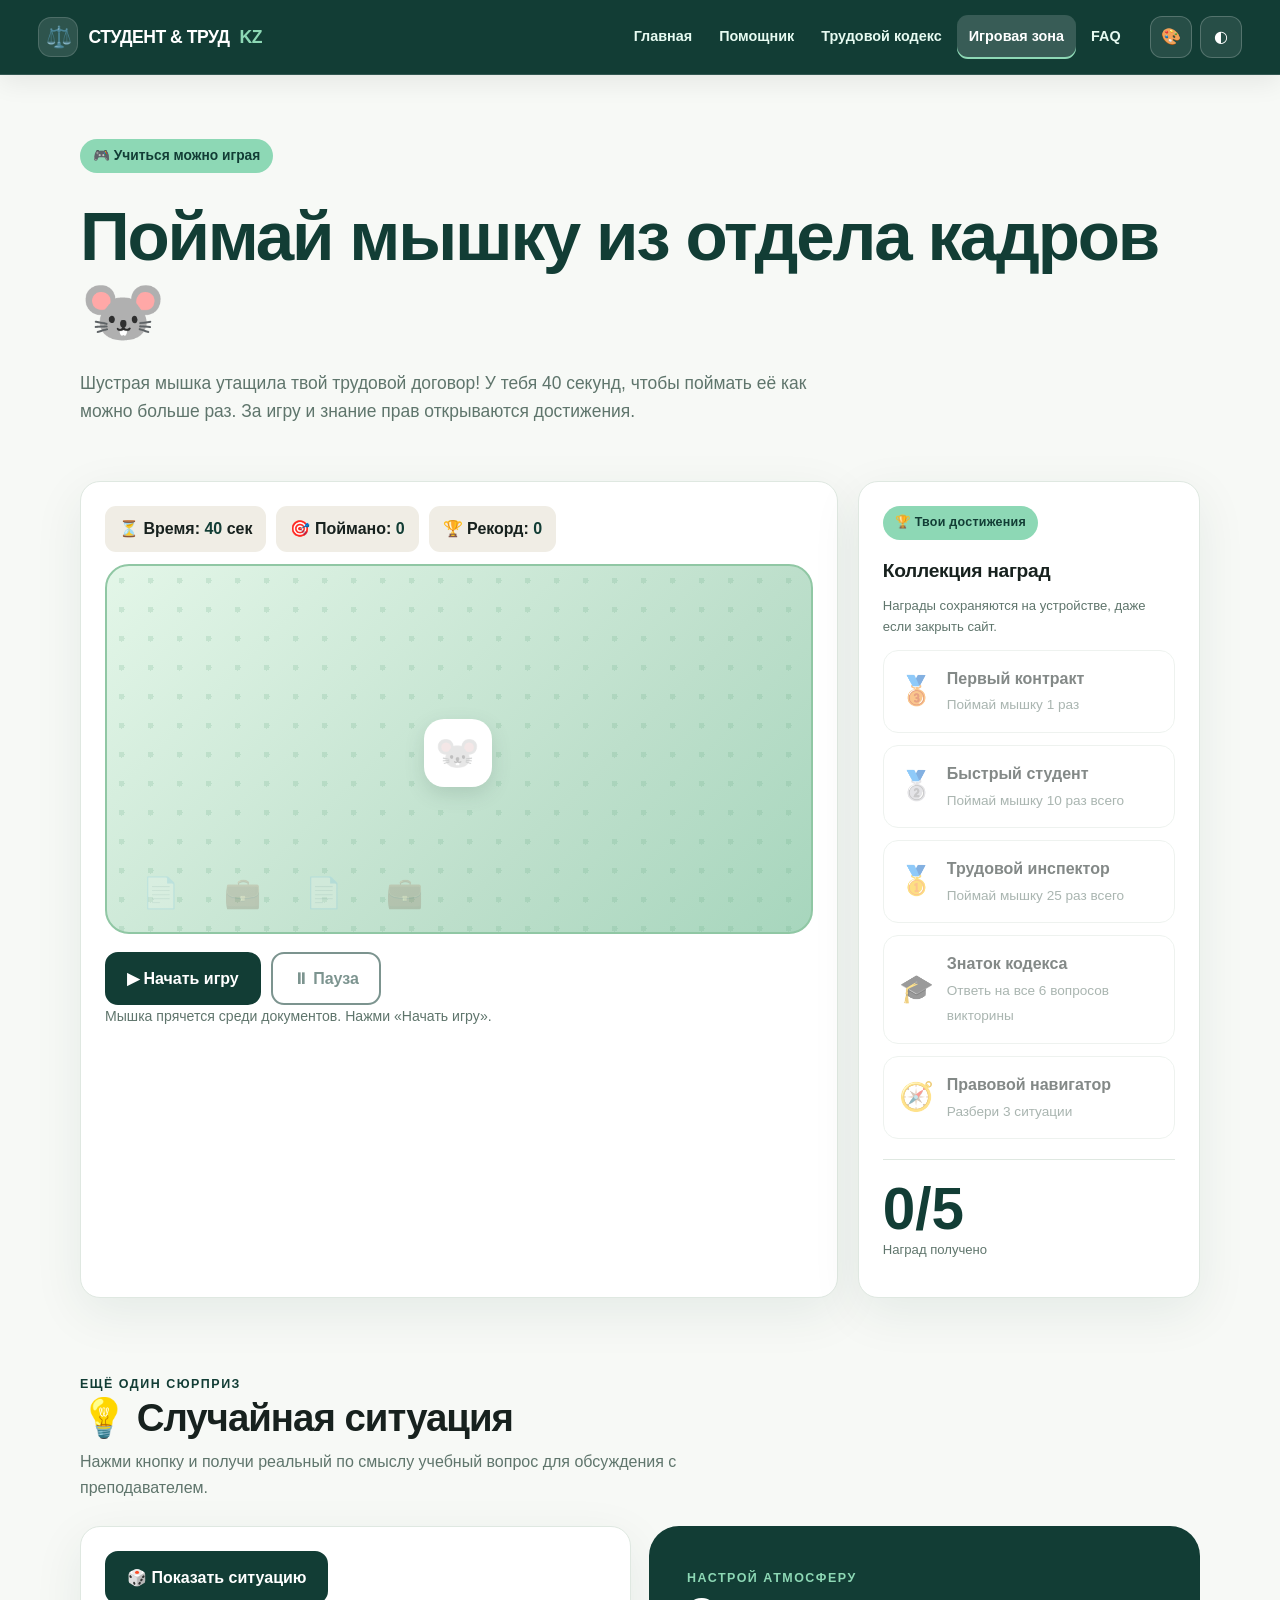
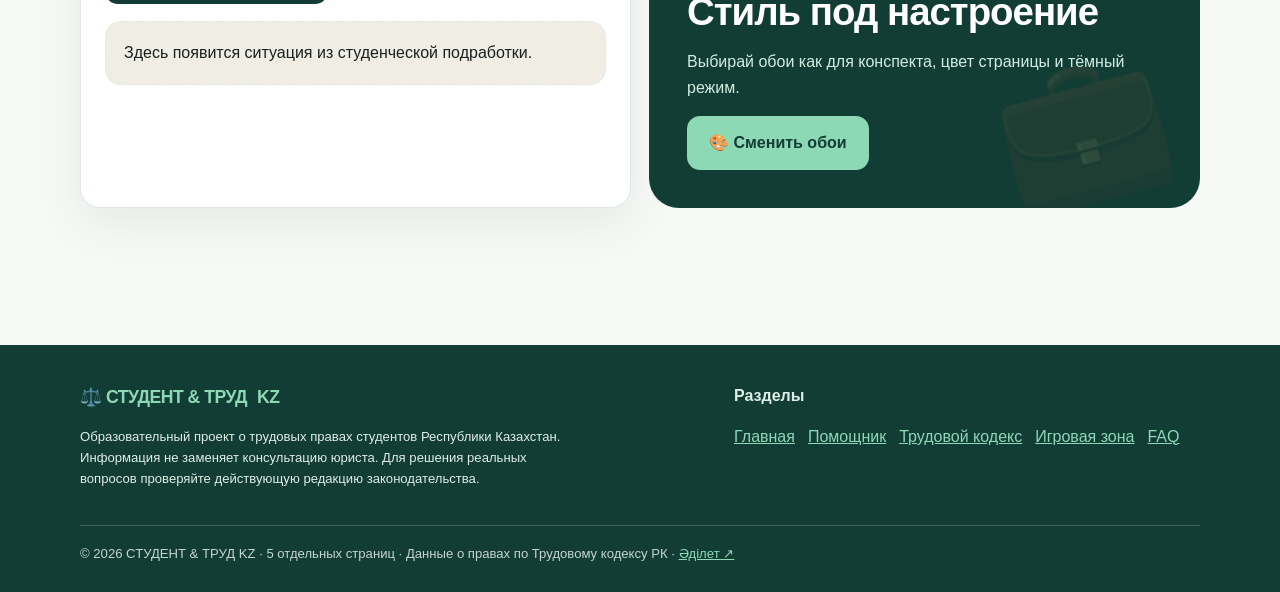
<file: play.html>
<!DOCTYPE html>
<html lang="ru"><head>
<meta charset="UTF-8"><meta name="viewport" content="width=device-width, initial-scale=1">
<meta name="theme-color" content="#123d35"><meta name="description" content="Интерактивный сайт для изучения трудовых прав студентов Республики Казахстан на основе Трудового кодекса РК">
<title>Игровая зона — СТУДЕНТ & ТРУД KZ</title><link rel="stylesheet" href="style.css">
</head><body data-wallpaper="none"><a class="skip" href="#main">Перейти к содержанию</a>
<header class="top"><div class="top-inner">
<a class="logo" href="index.html"><span class="logo-icon" aria-hidden="true">⚖️</span> СТУДЕНТ & ТРУД <b>KZ</b></a>
<nav class="nav" id="site-nav" aria-label="Главное меню">
<a href="index.html" >Главная</a><a href="helper.html" >Помощник</a><a href="rules.html" >Трудовой кодекс</a><a href="play.html" class="active" aria-current="page">Игровая зона</a><a href="faq.html" >FAQ</a>
</nav>
<div class="header-actions"><button type="button" class="iconbtn" id="palette-toggle" title="Изменить цвета и обои" aria-label="Открыть палитру" aria-expanded="false">🎨</button><button type="button" class="iconbtn" id="theme-toggle" title="Светлая или тёмная тема" aria-label="Переключить тему">◐</button><button type="button" class="iconbtn menu-toggle" id="menu-toggle" aria-label="Открыть меню" aria-expanded="false" aria-controls="site-nav">☰</button></div>
</div></header>
<aside class="palette-panel" id="palette-panel" aria-label="Настройки внешнего вида" hidden>
<button type="button" class="panel-close" id="palette-close" aria-label="Закрыть">×</button><h2>🎨 Твоя палитра</h2><p class="muted tiny">Выбранный дизайн сохраняется при переходе на другие страницы.</p>
<b>Цвет сайта</b><div class="swatches" id="swatches">
<button class="swatch" style="--sw:#123d35" data-color="#123d35" aria-label="Изумрудный" title="Изумрудный" aria-pressed="true"></button>
<button class="swatch" style="--sw:#4052a4" data-color="#4052a4" aria-label="Индиго" title="Индиго" aria-pressed="false"></button>
<button class="swatch" style="--sw:#a85e79" data-color="#a85e79" aria-label="Ягодный" title="Ягодный" aria-pressed="false"></button>
<button class="swatch" style="--sw:#835d44" data-color="#835d44" aria-label="Кофейный" title="Кофейный" aria-pressed="false"></button>
<button class="swatch" style="--sw:#166f85" data-color="#166f85" aria-label="Бирюзовый" title="Бирюзовый" aria-pressed="false"></button>
<button class="swatch" style="--sw:#6751a2" data-color="#6751a2" aria-label="Лавандовый" title="Лавандовый" aria-pressed="false"></button>
</div><label class="color-line"><input type="color" id="custom-color" value="#123d35"><span>Или выбери свой цвет</span></label>
<b>Обои</b><div class="pattern-row" id="patterns"><button class="smallbtn" data-pattern="none" aria-pressed="true">Чистые</button><button class="smallbtn" data-pattern="documents" aria-pressed="false">📄 Документы</button><button class="smallbtn" data-pattern="dots" aria-pressed="false">Точки</button><button class="smallbtn" data-pattern="grid" aria-pressed="false">Сетка</button><button class="smallbtn" data-pattern="notebook" aria-pressed="false">📓 Тетрадь</button></div>
<label class="color-line"><input type="color" id="bg-color" value="#f7f9f6"><span>Цвет фона</span></label><button class="btn sm ghost" id="reset-style">Вернуть исходный дизайн</button>
</aside>
<main id="main"><section class="container page-top"><span class="page-kicker">🎮 Учиться можно играя</span><h1>Поймай мышку из отдела кадров 🐭</h1><p class="page-lead">Шустрая мышка утащила твой трудовой договор! У тебя 40 секунд, чтобы поймать её как можно больше раз. За игру и знание прав открываются достижения.</p></section>
<section class="container"><div class="game-layout"><div class="surface"><div class="game-hud"><div class="hud">⏳ Время: <strong id="game-time">40</strong> сек</div><div class="hud">🎯 Поймано: <strong id="game-score">0</strong></div><div class="hud">🏆 Рекорд: <strong id="game-best">0</strong></div></div><div class="game-arena" id="game-arena" aria-label="Игровое поле"><button type="button" class="mouse" id="mouse" aria-label="Поймать мышку" title="Поймай меня!" disabled>🐭</button></div><div class="actions" style="margin-top:18px"><button id="game-start" class="btn">▶ Начать игру</button><button id="game-pause" class="btn ghost" disabled>⏸ Пауза</button></div><p id="game-message" class="game-explain" role="status" aria-live="polite">Мышка прячется среди документов. Нажми «Начать игру».</p></div><aside class="surface"><span class="labor-tag">🏆 Твои достижения</span><h3 style="margin-top:16px">Коллекция наград</h3><p class="muted tiny">Награды сохраняются на устройстве, даже если закрыть сайт.</p><div class="achievement-grid" style="grid-template-columns:1fr"><div class="achievement" data-badge="first"><div class="medal">🥉</div><div><b>Первый контракт</b><span>Поймай мышку 1 раз</span></div></div><div class="achievement" data-badge="fast"><div class="medal">🥈</div><div><b>Быстрый студент</b><span>Поймай мышку 10 раз всего</span></div></div><div class="achievement" data-badge="master"><div class="medal">🥇</div><div><b>Трудовой инспектор</b><span>Поймай мышку 25 раз всего</span></div></div><div class="achievement" data-badge="scholar"><div class="medal">🎓</div><div><b>Знаток кодекса</b><span>Ответь на все 6 вопросов викторины</span></div></div><div class="achievement" data-badge="helper"><div class="medal">🧭</div><div><b>Правовой навигатор</b><span>Разбери 3 ситуации</span></div></div></div><div class="divider"></div><div class="big-number" id="badge-count">0/5</div><p class="muted tiny">Наград получено</p></aside></div></section>
<section class="section"><div class="container"><div class="section-head"><div><span class="eyebrow">Ещё один сюрприз</span><h2>💡 Случайная ситуация</h2><p>Нажми кнопку и получи реальный по смыслу учебный вопрос для обсуждения с преподавателем.</p></div></div><div class="grid2"><div class="surface"><button class="btn" id="random-case">🎲 Показать ситуацию</button><div id="random-case-result" class="canvas-note" style="margin-top:17px" aria-live="polite">Здесь появится ситуация из студенческой подработки.</div></div><div class="banner"><span class="eyebrow light">Настрой атмосферу</span><h2>Стиль под настроение</h2><p>Выбирай обои как для конспекта, цвет страницы и тёмный режим.</p><button class="btn mint" id="play-palette">🎨 Сменить обои</button></div></div></div></section></main>
<footer class="footer"><div class="container"><div class="footer-grid"><div><a href="index.html" class="logo">⚖️ СТУДЕНТ & ТРУД <b>KZ</b></a><p class="tiny" style="max-width:490px;margin-top:15px">Образовательный проект о трудовых правах студентов Республики Казахстан. Информация не заменяет консультацию юриста. Для решения реальных вопросов проверяйте действующую редакцию законодательства.</p></div><div><b>Разделы</b><nav aria-label="Меню в подвале" style="margin-top:15px"><a href="index.html">Главная</a><a href="helper.html">Помощник</a><a href="rules.html">Трудовой кодекс</a><a href="play.html">Игровая зона</a><a href="faq.html">FAQ</a></nav></div></div><div class="footer-bottom">© 2026 СТУДЕНТ & ТРУД KZ · 5 отдельных страниц · Данные о правах по Трудовому кодексу РК · <a href="https://adilet.zan.kz/rus/docs/K1500000414" target="_blank" rel="noopener noreferrer">Әділет ↗</a></div></div></footer>
<div class="toast" role="status" aria-live="polite" id="toast"></div><script src="script.js" defer></script></body></html>
</file>
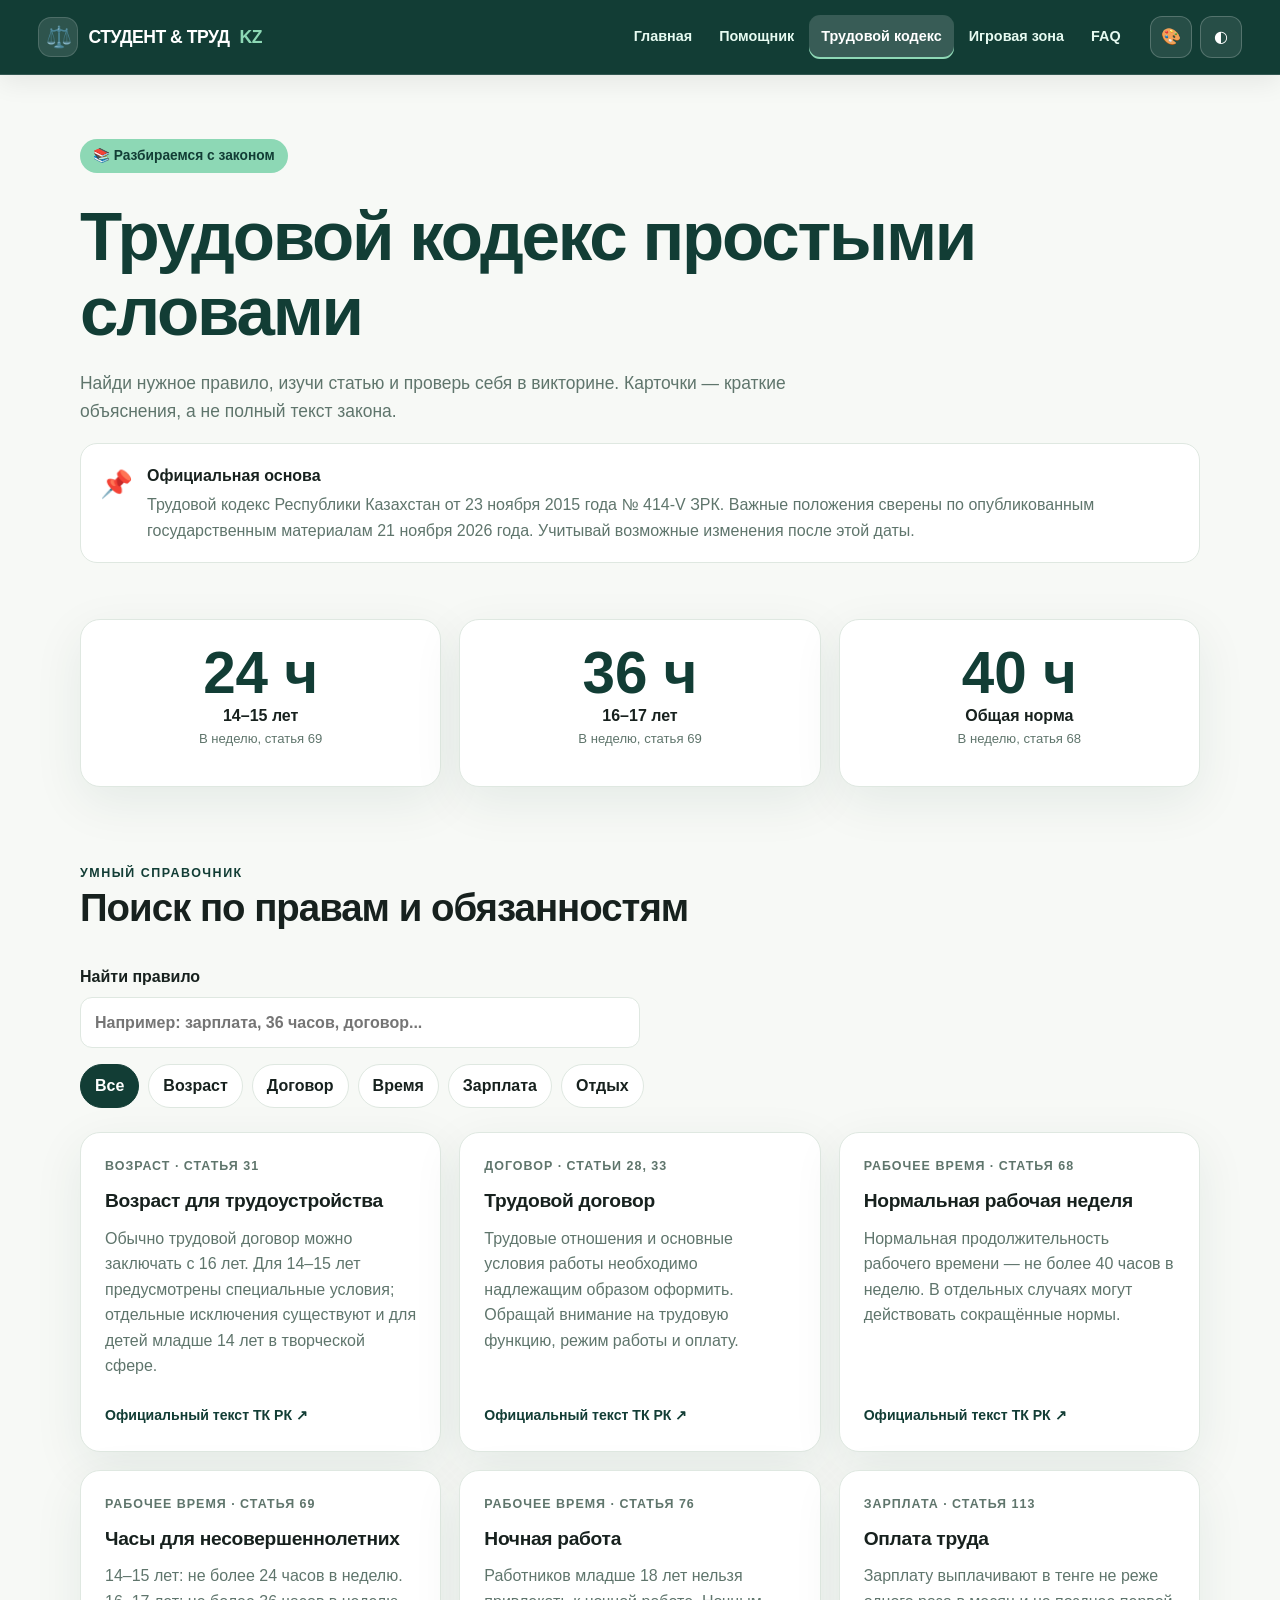
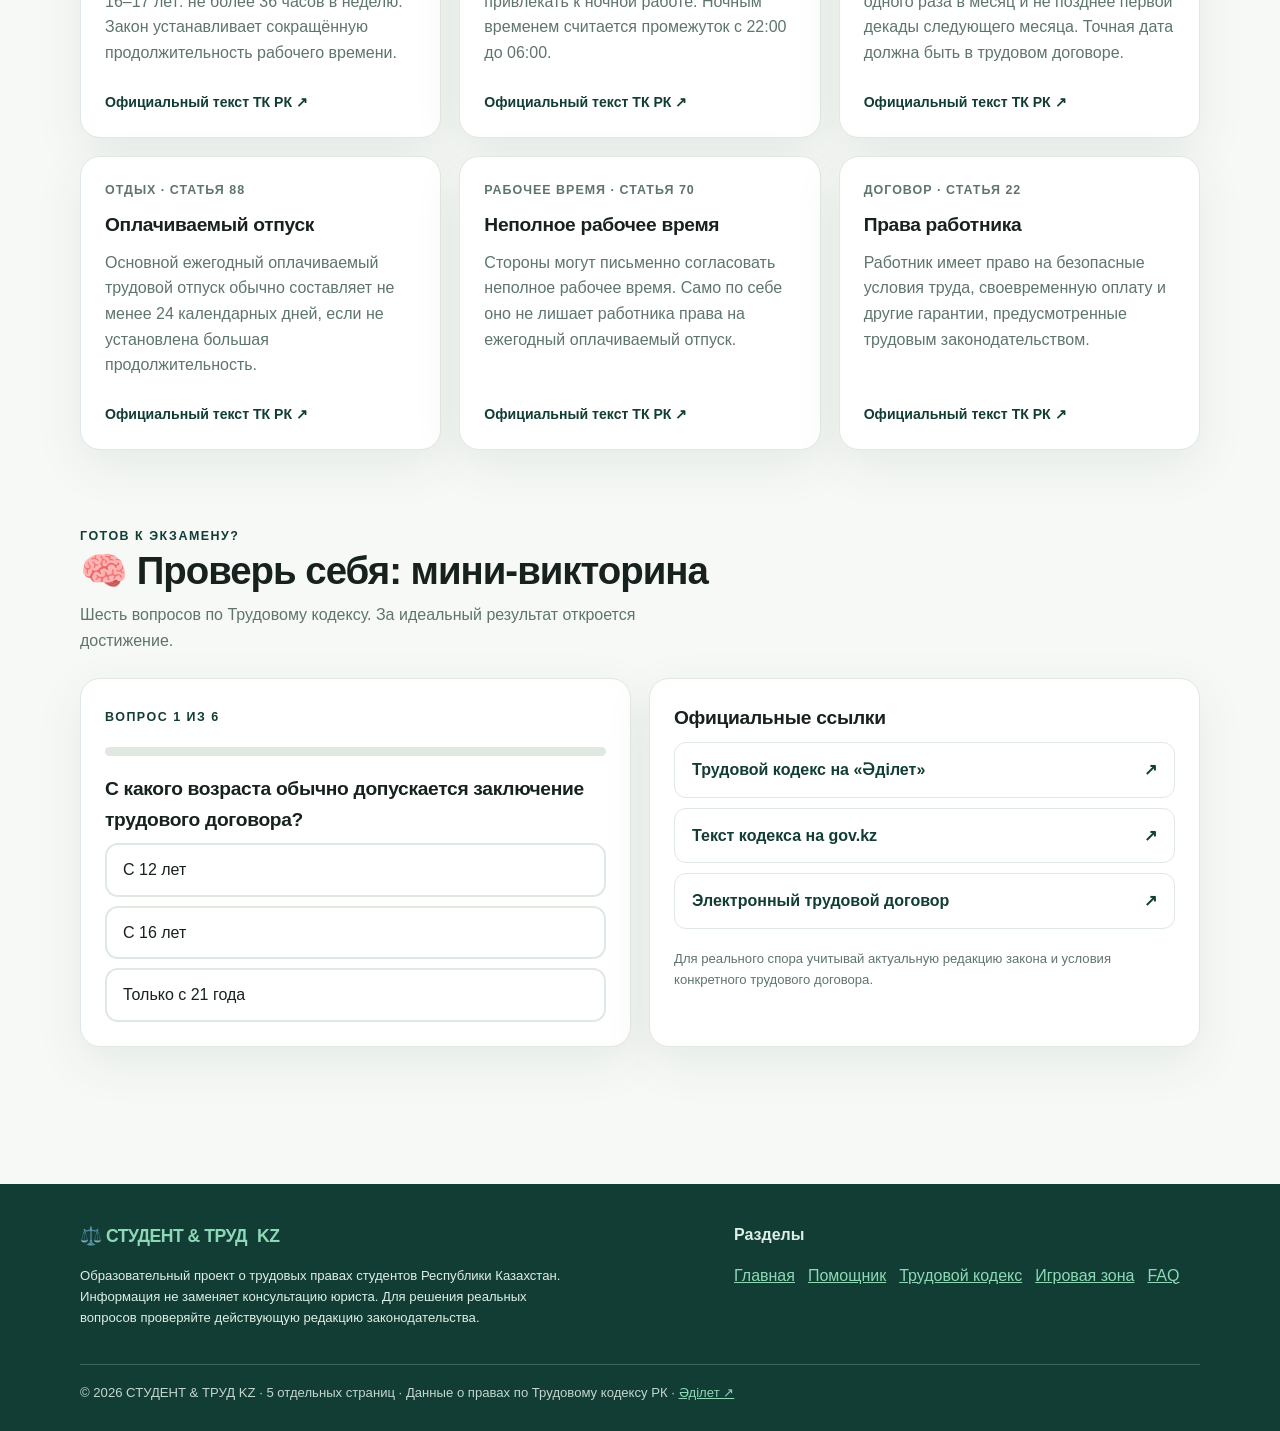
<file: rules.html>
<!DOCTYPE html>
<html lang="ru"><head>
<meta charset="UTF-8"><meta name="viewport" content="width=device-width, initial-scale=1">
<meta name="theme-color" content="#123d35"><meta name="description" content="Интерактивный сайт для изучения трудовых прав студентов Республики Казахстан на основе Трудового кодекса РК">
<title>Трудовой кодекс — СТУДЕНТ & ТРУД KZ</title><link rel="stylesheet" href="style.css">
</head><body data-wallpaper="none"><a class="skip" href="#main">Перейти к содержанию</a>
<header class="top"><div class="top-inner">
<a class="logo" href="index.html"><span class="logo-icon" aria-hidden="true">⚖️</span> СТУДЕНТ & ТРУД <b>KZ</b></a>
<nav class="nav" id="site-nav" aria-label="Главное меню">
<a href="index.html" >Главная</a><a href="helper.html" >Помощник</a><a href="rules.html" class="active" aria-current="page">Трудовой кодекс</a><a href="play.html" >Игровая зона</a><a href="faq.html" >FAQ</a>
</nav>
<div class="header-actions"><button type="button" class="iconbtn" id="palette-toggle" title="Изменить цвета и обои" aria-label="Открыть палитру" aria-expanded="false">🎨</button><button type="button" class="iconbtn" id="theme-toggle" title="Светлая или тёмная тема" aria-label="Переключить тему">◐</button><button type="button" class="iconbtn menu-toggle" id="menu-toggle" aria-label="Открыть меню" aria-expanded="false" aria-controls="site-nav">☰</button></div>
</div></header>
<aside class="palette-panel" id="palette-panel" aria-label="Настройки внешнего вида" hidden>
<button type="button" class="panel-close" id="palette-close" aria-label="Закрыть">×</button><h2>🎨 Твоя палитра</h2><p class="muted tiny">Выбранный дизайн сохраняется при переходе на другие страницы.</p>
<b>Цвет сайта</b><div class="swatches" id="swatches">
<button class="swatch" style="--sw:#123d35" data-color="#123d35" aria-label="Изумрудный" title="Изумрудный" aria-pressed="true"></button>
<button class="swatch" style="--sw:#4052a4" data-color="#4052a4" aria-label="Индиго" title="Индиго" aria-pressed="false"></button>
<button class="swatch" style="--sw:#a85e79" data-color="#a85e79" aria-label="Ягодный" title="Ягодный" aria-pressed="false"></button>
<button class="swatch" style="--sw:#835d44" data-color="#835d44" aria-label="Кофейный" title="Кофейный" aria-pressed="false"></button>
<button class="swatch" style="--sw:#166f85" data-color="#166f85" aria-label="Бирюзовый" title="Бирюзовый" aria-pressed="false"></button>
<button class="swatch" style="--sw:#6751a2" data-color="#6751a2" aria-label="Лавандовый" title="Лавандовый" aria-pressed="false"></button>
</div><label class="color-line"><input type="color" id="custom-color" value="#123d35"><span>Или выбери свой цвет</span></label>
<b>Обои</b><div class="pattern-row" id="patterns"><button class="smallbtn" data-pattern="none" aria-pressed="true">Чистые</button><button class="smallbtn" data-pattern="documents" aria-pressed="false">📄 Документы</button><button class="smallbtn" data-pattern="dots" aria-pressed="false">Точки</button><button class="smallbtn" data-pattern="grid" aria-pressed="false">Сетка</button><button class="smallbtn" data-pattern="notebook" aria-pressed="false">📓 Тетрадь</button></div>
<label class="color-line"><input type="color" id="bg-color" value="#f7f9f6"><span>Цвет фона</span></label><button class="btn sm ghost" id="reset-style">Вернуть исходный дизайн</button>
</aside>
<main id="main"><section class="container page-top"><span class="page-kicker">📚 Разбираемся с законом</span><h1>Трудовой кодекс простыми словами</h1><p class="page-lead">Найди нужное правило, изучи статью и проверь себя в викторине. Карточки — краткие объяснения, а не полный текст закона.</p><div class="info-strip"><span class="em">📌</span><div><b>Официальная основа</b><p>Трудовой кодекс Республики Казахстан от 23 ноября 2015 года № 414-V ЗРК. Важные положения сверены по опубликованным государственным материалам 21 ноября 2026 года. Учитывай возможные изменения после этой даты.</p></div></div></section>
<section class="container" id="limits"><div class="grid3"><div class="surface" style="text-align:center"><div class="big-number">24 ч</div><b>14–15 лет</b><p class="tiny muted">В неделю, статья 69</p></div><div class="surface" style="text-align:center"><div class="big-number">36 ч</div><b>16–17 лет</b><p class="tiny muted">В неделю, статья 69</p></div><div class="surface" style="text-align:center"><div class="big-number">40 ч</div><b>Общая норма</b><p class="tiny muted">В неделю, статья 68</p></div></div></section>
<section class="section"><div class="container"><div class="section-head"><div><span class="eyebrow">Умный справочник</span><h2>Поиск по правам и обязанностям</h2></div></div><label class="form-field" style="max-width:560px"><span>Найти правило</span><input class="input" type="search" id="law-search" placeholder="Например: зарплата, 36 часов, договор..."></label><div class="filter-row" id="law-filters"><button class="chip" data-filter="all" aria-pressed="true">Все</button><button class="chip" data-filter="age" aria-pressed="false">Возраст</button><button class="chip" data-filter="contract" aria-pressed="false">Договор</button><button class="chip" data-filter="time" aria-pressed="false">Время</button><button class="chip" data-filter="money" aria-pressed="false">Зарплата</button><button class="chip" data-filter="rest" aria-pressed="false">Отдых</button></div><div class="grid3" id="law-cards"><article class="card law-card" id="law-1" data-law-category="age" data-law-search="возраст для трудоустройства статья 31 обычно трудовой договор можно заключать с 16 лет. для 14–15 лет предусмотрены специальные условия; отдельные исключения существуют и для детей младше 14 лет в творческой сфере."><span class="law-category">Возраст · Статья 31</span><h3>Возраст для трудоустройства</h3><p>Обычно трудовой договор можно заключать с 16 лет. Для 14–15 лет предусмотрены специальные условия; отдельные исключения существуют и для детей младше 14 лет в творческой сфере.</p><a class="arrow-link law-source" href="https://adilet.zan.kz/rus/docs/K1500000414" target="_blank" rel="noopener noreferrer">Официальный текст ТК РК ↗</a></article><article class="card law-card" id="law-2" data-law-category="contract" data-law-search="трудовой договор статьи 28, 33 трудовые отношения и основные условия работы необходимо надлежащим образом оформить. обращай внимание на трудовую функцию, режим работы и оплату."><span class="law-category">Договор · Статьи 28, 33</span><h3>Трудовой договор</h3><p>Трудовые отношения и основные условия работы необходимо надлежащим образом оформить. Обращай внимание на трудовую функцию, режим работы и оплату.</p><a class="arrow-link law-source" href="https://adilet.zan.kz/rus/docs/K1500000414" target="_blank" rel="noopener noreferrer">Официальный текст ТК РК ↗</a></article><article class="card law-card" id="law-3" data-law-category="time" data-law-search="нормальная рабочая неделя статья 68 нормальная продолжительность рабочего времени — не более 40 часов в неделю. в отдельных случаях могут действовать сокращённые нормы."><span class="law-category">Рабочее время · Статья 68</span><h3>Нормальная рабочая неделя</h3><p>Нормальная продолжительность рабочего времени — не более 40 часов в неделю. В отдельных случаях могут действовать сокращённые нормы.</p><a class="arrow-link law-source" href="https://adilet.zan.kz/rus/docs/K1500000414" target="_blank" rel="noopener noreferrer">Официальный текст ТК РК ↗</a></article><article class="card law-card" id="law-4" data-law-category="time" data-law-search="часы для несовершеннолетних статья 69 14–15 лет: не более 24 часов в неделю. 16–17 лет: не более 36 часов в неделю. закон устанавливает сокращённую продолжительность рабочего времени."><span class="law-category">Рабочее время · Статья 69</span><h3>Часы для несовершеннолетних</h3><p>14–15 лет: не более 24 часов в неделю. 16–17 лет: не более 36 часов в неделю. Закон устанавливает сокращённую продолжительность рабочего времени.</p><a class="arrow-link law-source" href="https://adilet.zan.kz/rus/docs/K1500000414" target="_blank" rel="noopener noreferrer">Официальный текст ТК РК ↗</a></article><article class="card law-card" id="law-5" data-law-category="time" data-law-search="ночная работа статья 76 работников младше 18 лет нельзя привлекать к ночной работе. ночным временем считается промежуток с 22:00 до 06:00."><span class="law-category">Рабочее время · Статья 76</span><h3>Ночная работа</h3><p>Работников младше 18 лет нельзя привлекать к ночной работе. Ночным временем считается промежуток с 22:00 до 06:00.</p><a class="arrow-link law-source" href="https://adilet.zan.kz/rus/docs/K1500000414" target="_blank" rel="noopener noreferrer">Официальный текст ТК РК ↗</a></article><article class="card law-card" id="law-6" data-law-category="money" data-law-search="оплата труда статья 113 зарплату выплачивают в тенге не реже одного раза в месяц и не позднее первой декады следующего месяца. точная дата должна быть в трудовом договоре."><span class="law-category">Зарплата · Статья 113</span><h3>Оплата труда</h3><p>Зарплату выплачивают в тенге не реже одного раза в месяц и не позднее первой декады следующего месяца. Точная дата должна быть в трудовом договоре.</p><a class="arrow-link law-source" href="https://adilet.zan.kz/rus/docs/K1500000414" target="_blank" rel="noopener noreferrer">Официальный текст ТК РК ↗</a></article><article class="card law-card" id="law-7" data-law-category="rest" data-law-search="оплачиваемый отпуск статья 88 основной ежегодный оплачиваемый трудовой отпуск обычно составляет не менее 24 календарных дней, если не установлена большая продолжительность."><span class="law-category">Отдых · Статья 88</span><h3>Оплачиваемый отпуск</h3><p>Основной ежегодный оплачиваемый трудовой отпуск обычно составляет не менее 24 календарных дней, если не установлена большая продолжительность.</p><a class="arrow-link law-source" href="https://adilet.zan.kz/rus/docs/K1500000414" target="_blank" rel="noopener noreferrer">Официальный текст ТК РК ↗</a></article><article class="card law-card" id="law-8" data-law-category="time" data-law-search="неполное рабочее время статья 70 стороны могут письменно согласовать неполное рабочее время. само по себе оно не лишает работника права на ежегодный оплачиваемый отпуск."><span class="law-category">Рабочее время · Статья 70</span><h3>Неполное рабочее время</h3><p>Стороны могут письменно согласовать неполное рабочее время. Само по себе оно не лишает работника права на ежегодный оплачиваемый отпуск.</p><a class="arrow-link law-source" href="https://adilet.zan.kz/rus/docs/K1500000414" target="_blank" rel="noopener noreferrer">Официальный текст ТК РК ↗</a></article><article class="card law-card" id="law-9" data-law-category="contract" data-law-search="права работника статья 22 работник имеет право на безопасные условия труда, своевременную оплату и другие гарантии, предусмотренные трудовым законодательством."><span class="law-category">Договор · Статья 22</span><h3>Права работника</h3><p>Работник имеет право на безопасные условия труда, своевременную оплату и другие гарантии, предусмотренные трудовым законодательством.</p><a class="arrow-link law-source" href="https://adilet.zan.kz/rus/docs/K1500000414" target="_blank" rel="noopener noreferrer">Официальный текст ТК РК ↗</a></article></div><p id="law-empty" class="notice" hidden>По вашему запросу ничего не нашлось. Попробуйте другое слово.</p></div></section>
<section class="section" style="padding-top:0"><div class="container"><div class="section-head"><div><span class="eyebrow">Готов к экзамену?</span><h2>🧠 Проверь себя: мини-викторина</h2><p>Шесть вопросов по Трудовому кодексу. За идеальный результат откроется достижение.</p></div></div><div class="grid2"><div class="surface quiz-stage" id="quiz-app" aria-live="polite"></div><div class="surface"><h3>Официальные ссылки</h3><div class="source-list"><a target="_blank" rel="noopener noreferrer" href="https://adilet.zan.kz/rus/docs/K1500000414">Трудовой кодекс на «Әділет» <span>↗</span></a><a target="_blank" rel="noopener noreferrer" href="https://www.gov.kz/org/shekaraknb/documents/details/1210?lang=ru">Текст кодекса на gov.kz <span>↗</span></a><a target="_blank" rel="noopener noreferrer" href="https://egov.kz/cms/ru/articles/employment/dogovora-v-ESUTD">Электронный трудовой договор <span>↗</span></a></div><p class="tiny muted" style="margin-top:19px">Для реального спора учитывай актуальную редакцию закона и условия конкретного трудового договора.</p></div></div></div></section></main>
<footer class="footer"><div class="container"><div class="footer-grid"><div><a href="index.html" class="logo">⚖️ СТУДЕНТ & ТРУД <b>KZ</b></a><p class="tiny" style="max-width:490px;margin-top:15px">Образовательный проект о трудовых правах студентов Республики Казахстан. Информация не заменяет консультацию юриста. Для решения реальных вопросов проверяйте действующую редакцию законодательства.</p></div><div><b>Разделы</b><nav aria-label="Меню в подвале" style="margin-top:15px"><a href="index.html">Главная</a><a href="helper.html">Помощник</a><a href="rules.html">Трудовой кодекс</a><a href="play.html">Игровая зона</a><a href="faq.html">FAQ</a></nav></div></div><div class="footer-bottom">© 2026 СТУДЕНТ & ТРУД KZ · 5 отдельных страниц · Данные о правах по Трудовому кодексу РК · <a href="https://adilet.zan.kz/rus/docs/K1500000414" target="_blank" rel="noopener noreferrer">Әділет ↗</a></div></div></footer>
<div class="toast" role="status" aria-live="polite" id="toast"></div><script src="script.js" defer></script></body></html>
</file>
<file: style.css>
/* СТУДЕНТ & ТРУД KZ · единый дизайн на всех настоящих HTML-страницах */
:root{--p:#123d35;--a:#8dd8b5;--bg:#f7f9f6;--t:#17211e;--b:#f0ede5;--card:#ffffff;--line:#dfe8e1;--muted:#5f756c;--r:20px;--shadow:0 15px 50px rgba(18,61,53,.08);--custom-bg:var(--bg)}
*{box-sizing:border-box}html{scroll-behavior:smooth}body{margin:0;font:16px/1.6 -apple-system,BlinkMacSystemFont,'Segoe UI',Roboto,sans-serif;background-color:var(--custom-bg);color:var(--t);min-width:280px;transition:background-color .25s,color .25s;overflow-x:hidden}
body[data-theme=dark]{--bg:#101d19;--t:#e9f5ef;--b:#1b3027;--card:#182d25;--line:#315044;--muted:#b0c6bb;--custom-bg:#101d19}body[data-theme=dark][data-user-bg]{--custom-bg:var(--user-bg)}
body[data-wallpaper=dots]{background-image:radial-gradient(color-mix(in srgb,var(--p),transparent 88%) 1.6px,transparent 1.6px);background-size:24px 24px}
body[data-wallpaper=grid]{background-image:linear-gradient(color-mix(in srgb,var(--p),transparent 94%) 1px,transparent 1px),linear-gradient(90deg,color-mix(in srgb,var(--p),transparent 94%) 1px,transparent 1px);background-size:36px 36px}
body[data-wallpaper=paws]{background-image:url("data:image/svg+xml,%3Csvg xmlns='http://www.w3.org/2000/svg' width='110' height='110' viewBox='0 0 110 110'%3E%3Cg fill='%2384ae9d' opacity='.14'%3E%3Cellipse cx='52' cy='57' rx='15' ry='12' transform='rotate(-12 52 57)'/%3E%3Cellipse cx='34' cy='39' rx='5' ry='7' transform='rotate(-15 34 39)'/%3E%3Cellipse cx='46' cy='30' rx='5' ry='7'/%3E%3Cellipse cx='59' cy='31' rx='5' ry='7' transform='rotate(14 59 31)'/%3E%3Cellipse cx='70' cy='42' rx='5' ry='7' transform='rotate(18 70 42)'/%3E%3C/g%3E%3C/svg%3E");background-size:110px 110px}
a{color:inherit}button,input,select,textarea{font:inherit}button{cursor:pointer}button:disabled{cursor:not-allowed;opacity:.55}*:focus-visible{outline:3px solid #ebad53;outline-offset:3px}
.skip{position:absolute;left:10px;top:-100px;background:var(--card);padding:10px;z-index:150}.skip:focus{top:6px}
.container{width:min(1120px,90%);margin:auto}.top{position:sticky;top:0;z-index:50;background:var(--p);color:white;border-bottom:1px solid #ffffff24;box-shadow:0 8px 24px rgba(0,0,0,.07)}.top-inner{width:min(1220px,94%);margin:auto;min-height:74px;display:flex;gap:17px;align-items:center;justify-content:space-between}.logo{display:flex;align-items:center;gap:10px;text-decoration:none;font-weight:800;white-space:nowrap;font-size:1.1rem;letter-spacing:-.5px}.logo-icon{width:40px;height:40px;background:#ffffff1f;border:1px solid #ffffff26;border-radius:13px;display:grid;place-items:center;font-size:1.4rem}.logo b{color:var(--a)}.nav{display:flex;gap:3px;align-items:center;margin-left:auto}.nav a{border-radius:12px;padding:10px 12px;text-decoration:none;font-weight:650;font-size:.9rem;color:#e6faf1;transition:.2s}.nav a:hover,.nav a.active{background:#ffffff25;color:white}.nav a.active{box-shadow:inset 0 -2px 0 var(--a)}.header-actions{display:flex;gap:8px;align-items:center}.iconbtn{display:grid;place-items:center;min-width:42px;min-height:42px;border:1px solid #ffffff35;border-radius:12px;background:#ffffff17;color:white;transition:.2s}.iconbtn:hover{background:#ffffff30}.menu-toggle{display:none}.palette-panel{position:fixed;z-index:80;right:4%;top:83px;width:min(358px,92vw);background:var(--card);border:1px solid var(--line);border-radius:20px;box-shadow:0 25px 70px #0003;color:var(--t);padding:22px}.palette-panel[hidden]{display:none}.palette-panel h2{font-size:1.15rem;margin:0 0 5px}.panel-close{float:right;line-height:1;border:0;background:none;color:var(--t);font-size:24px}.swatches{display:flex;flex-wrap:wrap;gap:9px;margin:13px 0}.swatch{width:36px;height:36px;border-radius:50%;border:3px solid var(--card);box-shadow:0 0 0 1px var(--line);background:var(--sw)}.swatch[aria-pressed=true]{box-shadow:0 0 0 3px var(--t)}.pattern-row{display:flex;gap:7px;flex-wrap:wrap}.smallbtn{border:1px solid var(--line);border-radius:10px;background:var(--card);padding:8px 11px;color:var(--t);font-weight:650}.smallbtn[aria-pressed=true]{background:var(--a);color:#123d35;border-color:var(--a)}.color-line{display:flex;align-items:center;gap:10px;margin:13px 0}.color-line input{width:48px;height:38px;background:transparent;border:0;padding:0}.color-line span{font-size:.88rem;color:var(--muted)}
.eyebrow{color:var(--p);font-weight:850;text-transform:uppercase;letter-spacing:1.5px;font-size:.78rem}.eyebrow.light{color:var(--a)}h1,h2,h3,p{margin-top:0}h1{font-size:clamp(2.4rem,5.4vw,4.6rem);letter-spacing:-2.2px;line-height:1.09;color:var(--p);margin:12px 0 20px}h2{font-size:clamp(1.65rem,3vw,2.55rem);letter-spacing:-1px;line-height:1.2;margin-bottom:14px}h3{font-size:1.2rem;letter-spacing:-.3px;margin-bottom:8px}body[data-theme=dark] h1{color:var(--a)}.lead{font-size:1.12rem;color:var(--muted);max-width:620px;line-height:1.8}.muted{color:var(--muted)}.tiny{font-size:.82rem}.section{padding:72px 0}.section-head{display:flex;align-items:flex-end;justify-content:space-between;gap:18px;margin-bottom:25px}.section-head p{max-width:620px;color:var(--muted);margin-bottom:0}.section-head h2{margin-bottom:8px}.page-top{padding:64px 0 38px}.page-top .lead{max-width:760px}.page-kicker{display:inline-flex;align-items:center;gap:8px;color:var(--p);font-weight:800;font-size:.86rem;background:var(--a);border-radius:100px;padding:6px 13px}body[data-theme=dark] .page-kicker{color:#123d35}
.btn{display:inline-flex;align-items:center;justify-content:center;gap:8px;background:var(--p);border:2px solid var(--p);color:#fff;text-decoration:none;border-radius:13px;padding:12px 20px;min-height:48px;font-weight:800;transition:transform .2s,box-shadow .2s;text-align:center}.btn:hover{transform:translateY(-2px);box-shadow:0 9px 28px rgba(18,61,53,.2)}.btn.ghost{background:transparent;color:var(--p)}body[data-theme=dark] .btn.ghost{color:var(--a);border-color:var(--a)}.btn.mint{background:var(--a);color:#123d35;border-color:var(--a)}.btn.sm{padding:8px 14px;min-height:40px;font-size:.9rem}.btn:disabled{transform:none}.actions{display:flex;flex-wrap:wrap;gap:10px}.pill{display:inline-flex;align-items:center;gap:6px;border-radius:100px;background:var(--b);padding:6px 12px;font-weight:750;font-size:.8rem;color:var(--p)}body[data-theme=dark] .pill{color:var(--a)}
.hero{display:grid;grid-template-columns:1.1fr 1fr;gap:40px;align-items:center;min-height:610px;padding-top:72px;padding-bottom:68px}.hero h1{max-width:680px}.hero-art{border-radius:32px;background:radial-gradient(ellipse at 75% 22%,#ffffffa8,transparent 42%),linear-gradient(145deg,#b8ecd0 0%,#8dd8b5 50%,#5aa88d 100%);min-height:430px;display:flex;align-items:center;justify-content:center;position:relative;overflow:hidden;border:1px solid #ffffff60;box-shadow:0 32px 80px #174e3b2a}.hero-art:before,.hero-art:after{content:'✦';position:absolute;color:#fff;opacity:.8;font-size:35px;left:12%;top:17%}.hero-art:after{left:auto;right:15%;top:63%;font-size:24px}.hero-art svg{position:relative;width:90%;max-width:460px;z-index:1;filter:drop-shadow(0 16px 12px #073f3322)}.floating-note{position:absolute;z-index:2;background:white;color:#123d35;border-radius:13px;padding:10px 15px;font-weight:800;font-size:.85rem;box-shadow:0 8px 23px #12432c24;bottom:23px;left:23px}.floating-note.right{bottom:auto;top:24px;left:auto;right:17px}
.grid3{display:grid;grid-template-columns:repeat(3,minmax(0,1fr));gap:18px}.grid2{display:grid;grid-template-columns:repeat(2,minmax(0,1fr));gap:18px}.grid4{display:grid;grid-template-columns:repeat(4,minmax(0,1fr));gap:14px}.card,.surface{background:var(--card);border:1px solid var(--line);border-radius:var(--r);padding:24px;box-shadow:var(--shadow)}.card{transition:transform .2s,box-shadow .2s}.card:hover{transform:translateY(-4px);box-shadow:0 20px 55px #123d351c}.card .card-icon{font-size:2rem;display:grid;place-items:center;background:var(--b);width:58px;height:58px;border-radius:17px;margin-bottom:18px}.card p{color:var(--muted);margin-bottom:16px}.arrow-link{color:var(--p);font-weight:850;text-decoration:none}body[data-theme=dark] .arrow-link{color:var(--a)}.arrow-link:hover{text-decoration:underline}.stats{display:grid;grid-template-columns:repeat(4,1fr);gap:14px}.stat{padding:21px;border:1px solid var(--line);border-radius:17px;background:var(--card)}.stat strong{display:block;font-size:2.1rem;color:var(--p);line-height:1.2}body[data-theme=dark] .stat strong{color:var(--a)}.stat span{color:var(--muted);font-size:.9rem}.banner{background:var(--p);color:white;border-radius:30px;padding:38px;position:relative;overflow:hidden}.banner:after{content:'💼';position:absolute;font-size:140px;opacity:.13;right:30px;bottom:-30px;transform:rotate(-15deg)}.banner h2{color:white;max-width:700px}.banner p{max-width:650px;color:#d1ede0}.steps{counter-reset:step}.step{position:relative}.step-number{width:41px;height:41px;border-radius:12px;background:var(--a);color:#123d35;display:grid;place-items:center;font-weight:900;margin-bottom:14px}
/* interactive helper */
.form-field{display:block;margin-bottom:15px;font-weight:750}.form-field span{display:block;margin-bottom:7px}.input,textarea,select{width:100%;border-radius:12px;border:1.5px solid var(--line);padding:12px 14px;background:var(--card);color:var(--t);min-height:47px}textarea{min-height:104px;resize:vertical}.input:focus,textarea:focus,select:focus{border-color:var(--p)}.choice-grid{display:grid;grid-template-columns:repeat(3,minmax(0,1fr));gap:12px}.choice{border:2px solid var(--line);border-radius:16px;background:var(--card);color:var(--t);padding:18px;text-align:left;min-height:104px;transition:.2s}.choice b{display:block;margin:4px 0;font-size:.98rem}.choice:hover,.choice[aria-pressed=true]{border-color:var(--p);background:var(--b)}.helper-stage{min-height:340px}.progress-track{height:9px;background:var(--line);border-radius:99px;overflow:hidden;margin:18px 0}.progress-fill{height:100%;width:0;background:var(--p);transition:width .3s}.helper-options{display:grid;gap:9px;margin:20px 0}.helper-option{width:100%;text-align:left;border:1.6px solid var(--line);border-radius:13px;padding:14px 17px;background:var(--card);color:var(--t)}.helper-option:hover,.helper-option[aria-pressed=true]{background:var(--b);border-color:var(--p)}.result{padding:24px;border-radius:17px;background:var(--b);border:1px solid var(--line)}.result h3{color:var(--p)}body[data-theme=dark] .result h3{color:var(--a)}.result ul{padding-left:22px}.side-by-side{display:grid;grid-template-columns:1.4fr .8fr;gap:23px}.source-note{padding:16px 18px;border:1px solid var(--line);background:var(--b);border-radius:15px;color:var(--muted);font-size:.9rem;margin-top:15px}.source-note a{color:var(--p);font-weight:800}.draft{white-space:pre-wrap;border:1px dashed var(--line);padding:20px;background:var(--b);border-radius:14px;max-height:440px;overflow:auto;font-size:.93rem}
/* laws */
.filter-row{display:flex;flex-wrap:wrap;gap:9px;margin:16px 0 24px}.chip{background:var(--card);color:var(--t);border:1.5px solid var(--line);border-radius:100px;padding:8px 14px;font-weight:750}.chip[aria-pressed=true]{background:var(--p);border-color:var(--p);color:white}.law-card{display:flex;flex-direction:column;gap:9px}.law-card h3{margin:0}.law-card .arrow-link{margin-top:auto}.law-category{color:var(--muted);font-size:.8rem;text-transform:uppercase;letter-spacing:1px;font-weight:900}.quiz-answers{display:grid;gap:9px}.quiz-answer{background:var(--card);border:2px solid var(--line);color:var(--t);border-radius:13px;text-align:left;padding:12px 16px}.quiz-answer:hover,.quiz-answer.selected{border-color:var(--p)}.quiz-feedback{margin-top:12px;padding:13px 15px;border-radius:12px;background:var(--b);font-weight:650}
/* game */
.game-layout{display:grid;grid-template-columns:1.55fr .7fr;gap:20px}.game-arena{height:370px;position:relative;overflow:hidden;border-radius:24px;background:linear-gradient(130deg,#e2f6e9,#c9e8d4 60%,#b0dbbd);border:2px solid #90c7a4;isolation:isolate}.game-arena:before{content:'';position:absolute;inset:0;background-image:radial-gradient(#68ab8433 3px,transparent 3px);background-size:29px 29px}.game-arena:after{content:'🐾   🧀        🐾   🧀';pointer-events:none;position:absolute;bottom:15px;left:5%;color:#2e634630;letter-spacing:26px;font-size:30px}.mouse{position:absolute;left:45%;top:42%;width:68px;height:68px;border:0;background:#fff;border-radius:20px;box-shadow:0 7px 20px #174f3827;font-size:2.25rem;z-index:2;transition:left .22s,top .22s,transform .15s;display:grid;place-items:center}.mouse:hover{transform:rotate(-8deg) scale(1.08)}.mouse:disabled{opacity:1;filter:grayscale(.5)}.game-hud{display:flex;gap:10px;flex-wrap:wrap;margin-bottom:12px}.hud{border-radius:11px;background:var(--b);padding:10px 14px;font-weight:800}.hud strong{color:var(--p)}body[data-theme=dark] .hud strong{color:var(--a)}.achievement{display:flex;align-items:center;gap:13px;padding:15px;border:1px solid var(--line);background:var(--card);border-radius:15px;margin:10px 0;opacity:.53}.achievement.unlocked{opacity:1;border-color:var(--a);background:var(--b)}.achievement .medal{font-size:1.75rem}.achievement b{display:block}.achievement span{color:var(--muted);font-size:.85rem}.game-bubble{position:absolute;pointer-events:none;z-index:5;color:#123d35;font-weight:900;animation:floatup .75s forwards}@keyframes floatup{to{transform:translateY(-65px);opacity:0}}
/* faq */
.faq-list details{background:var(--card);border:1px solid var(--line);border-radius:15px;margin-bottom:10px;padding:18px 20px}.faq-list summary{cursor:pointer;font-weight:800;list-style:none;position:relative;padding-right:24px}.faq-list summary::-webkit-details-marker{display:none}.faq-list summary:after{content:'+';position:absolute;right:0;top:-2px;color:var(--p);font-size:23px}.faq-list details[open] summary:after{content:'−'}.faq-list details p{color:var(--muted);margin:12px 0 0}.mailbox{background:var(--b);padding:28px;border:1px solid var(--line);border-radius:20px}
.footer{margin-top:65px;background:var(--p);color:#deeee5;padding:38px 0 28px}.footer-grid{display:grid;grid-template-columns:1.35fr 1fr;gap:25px}.footer a{color:var(--a)}.footer nav{display:flex;flex-wrap:wrap;gap:13px}.footer-bottom{border-top:1px solid #ffffff30;padding-top:17px;margin-top:23px;color:#c4d6ce;font-size:.82rem}.toast{position:fixed;bottom:23px;left:50%;transform:translate(-50%,20px);opacity:0;pointer-events:none;background:#123d35;color:#fff;border:1px solid #8dd8b5;border-radius:14px;padding:12px 20px;font-weight:750;box-shadow:0 16px 35px #0004;z-index:150;max-width:90vw;text-align:center;transition:.25s}.toast.show{opacity:1;transform:translate(-50%,0)}.hidden,[hidden]{display:none!important}.notice{border-left:4px solid var(--a);background:var(--b);padding:13px 17px;border-radius:0 13px 13px 0}.divider{height:1px;background:var(--line);margin:20px 0}
@media(max-width:1020px){.nav a{padding:8px 8px;font-size:.84rem}.top-inner{width:96%}.logo{font-size:.95rem}.hero{min-height:520px}.game-layout{grid-template-columns:1.3fr .8fr}}
@media(max-width:800px){.menu-toggle{display:grid}.nav{display:none;position:absolute;top:74px;left:0;right:0;background:var(--p);padding:12px 4% 20px;flex-direction:column;align-items:stretch;box-shadow:0 14px 24px #0002}.nav.open{display:flex}.nav a{font-size:1rem;padding:11px 15px}.hero{grid-template-columns:1fr;padding-top:46px;min-height:0}.hero-art{min-height:340px}.grid3{grid-template-columns:repeat(2,minmax(0,1fr))}.stats{grid-template-columns:repeat(2,1fr)}.game-layout,.side-by-side{grid-template-columns:1fr}.choice-grid{grid-template-columns:repeat(2,1fr)}.grid4{grid-template-columns:repeat(2,1fr)}}
@media(max-width:560px){.container{width:91%}.top-inner{width:94%;min-height:68px}.nav{top:68px}.logo{font-size:.93rem}.logo-icon{width:35px;height:35px}.header-actions{gap:5px}.iconbtn{min-height:39px;min-width:39px}.hero{gap:25px;padding-top:42px}.hero h1{letter-spacing:-1.4px}.hero-art{min-height:260px}.floating-note{padding:6px 10px;font-size:.69rem;bottom:10px;left:10px}.floating-note.right{top:10px;right:10px}.section{padding:51px 0}.page-top{padding:42px 0 21px}.grid3,.grid2,.choice-grid,.footer-grid{grid-template-columns:1fr}.grid4{grid-template-columns:repeat(2,1fr)}.banner{padding:26px;border-radius:22px}.section-head{display:block}.card,.surface{padding:19px}.game-arena{height:300px}.game-hud{gap:7px}.hud{font-size:.87rem;padding:8px 9px}.actions .btn{flex-grow:1}.footer{margin-top:36px}}
@media(prefers-reduced-motion:reduce){*,*:before,*:after{animation-duration:.01ms!important;transition-duration:.01ms!important;scroll-behavior:auto!important}}
@media print{.top,.footer,.btn,.palette-panel,.no-print,.game-arena{display:none!important}body{background:#fff;color:#111}.container{width:100%}.surface,.card{box-shadow:none}}

/* Новый проект: трудовые права студентов — фирменные дополнения */
:root {color-scheme:light;--p:#123d35;--a:#8dd8b5;}
body[data-theme=dark]{color-scheme:dark}
body[data-wallpaper=documents]{background-image:linear-gradient(125deg, transparent 95%, color-mix(in srgb,var(--p),transparent 89%) 95%),linear-gradient(35deg, transparent 94%, color-mix(in srgb,var(--p),transparent 91%) 94%);background-size:72px 72px,56px 56px}
body[data-wallpaper=notebook]{background-image:repeating-linear-gradient(0deg,transparent 0px,transparent 33px,color-mix(in srgb,var(--p),transparent 91%) 34px,transparent 35px);background-size:100% 35px}
.hero-art.labor-art{background:radial-gradient(ellipse at 23% 20%,#fff9 0,transparent 45%),linear-gradient(140deg,#d7f6e6,#99d8b6 65%,#67b998);min-height:425px}
.hero-art.labor-art:after{content:'✳';font-size:25px}.hero-art.labor-art:before{content:'✦'}
.hero-art.labor-art svg{width:96%;filter:drop-shadow(0 22px 13px #103b3720)}
.nav a.active{background:rgba(255,255,255,.16);border-radius:11px}.nav a:focus-visible,.btn:focus-visible,button:focus-visible,a:focus-visible{outline:3px solid #e9ac51;outline-offset:3px}
.logo-icon{font-size:1.3rem} .card small,.small-muted{color:var(--muted)}
.page-lead{max-width:770px;color:var(--muted);font-size:1.09rem}.source-inline{font-size:.87rem;font-weight:800;color:var(--p)}body[data-theme=dark] .source-inline{color:var(--a)}
.info-strip{display:flex;align-items:flex-start;gap:14px;border-radius:17px;border:1px solid var(--line);background:var(--card);padding:19px;margin:18px 0}.info-strip .em{font-size:1.65rem}.info-strip p{margin:3px 0 0;color:var(--muted)}
.labor-tag{display:inline-flex;align-items:center;gap:6px;font-weight:800;font-size:.78rem;letter-spacing:.02em;color:var(--p);background:var(--a);padding:7px 12px;border-radius:50px}body[data-theme=dark] .labor-tag{color:#11382e}
.page-top .page-kicker{display:inline-block;margin-bottom:14px}.big-number{font-size:clamp(2.1rem,5vw,3.65rem);font-weight:900;line-height:1;color:var(--p)}body[data-theme=dark] .big-number{color:var(--a)}
.money-card{padding:24px;border-radius:20px;background:linear-gradient(125deg,var(--p),#26765f);color:white;position:relative;overflow:hidden}.money-card:after{content:'₸';position:absolute;font-size:170px;line-height:1;right:18px;bottom:-43px;opacity:.09;font-weight:900}.money-card .money-value{display:block;overflow-wrap:anywhere;position:relative;font-size:clamp(2.3rem,4vw,3.7rem);font-weight:900;letter-spacing:-1.5px}.money-card small,.money-card p{color:#e2f5e9}.calc-panel{display:grid;grid-template-columns:1.1fr .9fr;gap:20px}.calc-summary{display:grid;gap:12px}.calc-metric{background:var(--b);border-radius:13px;padding:14px 16px}.calc-metric b{display:block;font-size:1.18rem}.calc-warn{background:#fff1d6;color:#654518;border:1px solid #edc680;border-radius:12px;padding:12px 14px;font-weight:700;line-height:1.55}.calc-ok{background:#e3f5e9;color:#194633;border:1px solid #a9d9b8;border-radius:12px;padding:12px 14px;font-weight:700}.meter{display:flex;align-items:center;gap:12px;margin-top:9px}.meter-track{height:10px;border-radius:99px;background:#ffffff42;flex:1;overflow:hidden}.meter-bar{background:#b5f4cc;height:100%;width:0%;border-radius:99px;transition:width .25s}.meter b{font-size:.82rem;white-space:nowrap}
.task-list{display:grid;gap:10px}.task-line{display:flex;gap:12px;align-items:flex-start;background:var(--card);border:1px solid var(--line);padding:14px;border-radius:13px;font-weight:650}.task-line input{height:19px;width:19px;flex-shrink:0;accent-color:var(--p);margin-top:3px}.task-line:has(input:checked){background:var(--b)}.task-line:has(input:checked) span{text-decoration:line-through;opacity:.68}.task-counter{font-weight:850;color:var(--p)}
.law-card .law-category{font-size:.78rem}.law-card .law-source{font-size:.88rem;margin-top:auto}.legal-date{font-size:.82rem;color:var(--muted)}
.game-arena{background:linear-gradient(135deg,#e3f6e8,#bddfcb 65%,#a7d6bd)}.game-arena:after{content:'📄   💼     📄   💼';letter-spacing:18px}.mouse{cursor:pointer}.mouse:disabled{cursor:default}.game-explain{font-size:.88rem;color:var(--muted)}
.achievement-grid{display:grid;grid-template-columns:repeat(2,minmax(0,1fr));gap:12px}.achievement{margin:0}.quiz-stage{scroll-margin-top:90px}.faq-list details p{line-height:1.75}.faq-list details a{color:var(--p);font-weight:800}body[data-theme=dark] .faq-list details a{color:var(--a)}
.source-list{display:grid;gap:10px}.source-list a{display:flex;align-items:center;justify-content:space-between;gap:12px;border:1px solid var(--line);background:var(--card);padding:14px 17px;border-radius:12px;font-weight:800;color:var(--p);text-decoration:none}.source-list a:hover{background:var(--b)}
.canvas-note{background:var(--b);padding:18px;border:1px dashed var(--line);border-radius:16px}.draft{font-family:ui-monospace,SFMono-Regular,Consolas,monospace;font-size:.87rem;line-height:1.65;min-height:115px;max-height:none}.result li{margin-bottom:7px}.quiz-answer:disabled{cursor:default}.quiz-answer[data-right=true]{border-color:#27936b;background:#e4f7ed;color:#154934}.quiz-answer[data-wrong=true]{border-color:#d88888;background:#fdefed;color:#793737}.faq-list details[hidden]{display:none}
@media(max-width:820px){.calc-panel{grid-template-columns:1fr}}
@media(max-width:570px){.achievement-grid{grid-template-columns:1fr}.hero-art.labor-art{min-height:290px}.source-list a{align-items:flex-start;flex-direction:column}}
@media print{.top,.footer,.palette-panel,.toast,.no-print,.actions,.btn,button,.header-actions{display:none!important}body{background:white!important;color:black!important}#letter-preview{white-space:pre-wrap;max-height:none;border:none;background:white;color:black}body.print-letter main>*{display:none!important}body.print-letter #print-area{display:block!important;position:fixed;inset:0;z-index:9999;background:#fff;padding:22mm;color:#000;overflow:visible}body.print-letter .draft{font-size:13px}.card{box-shadow:none}}
</file>
